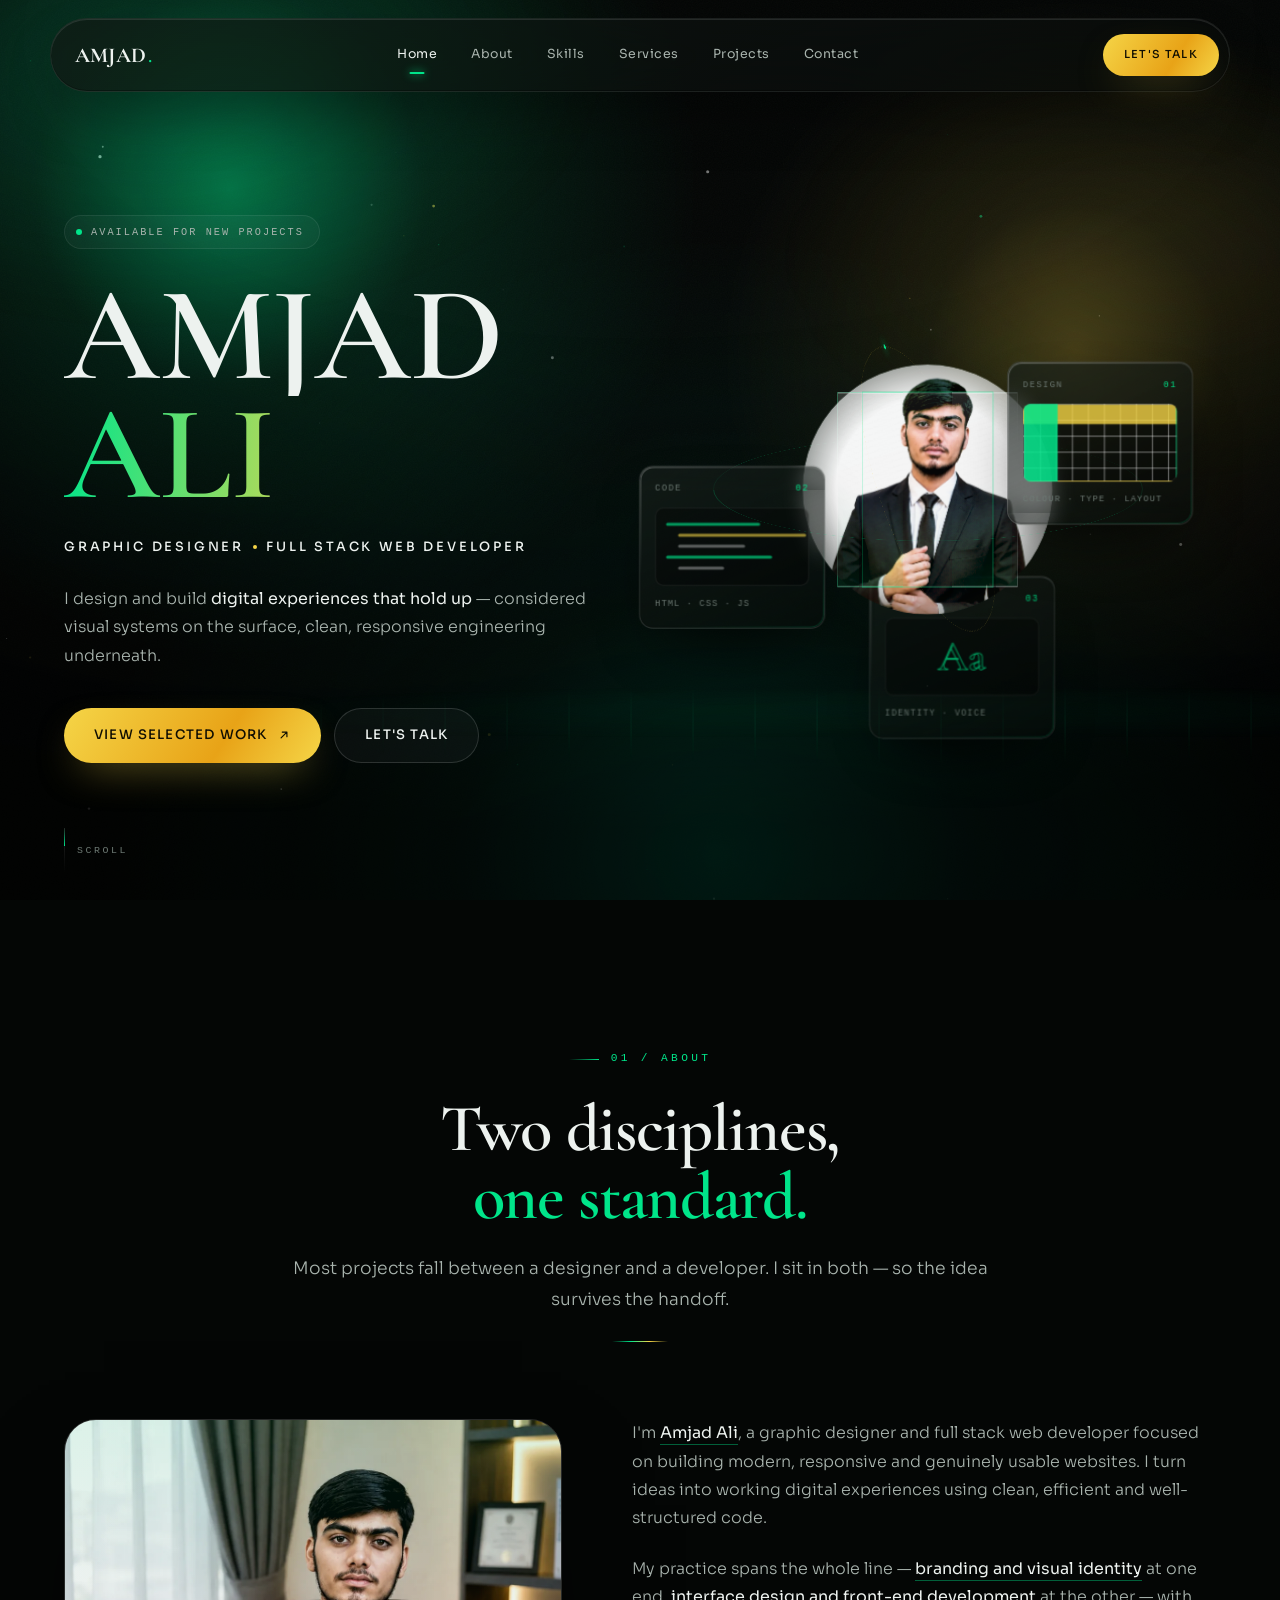
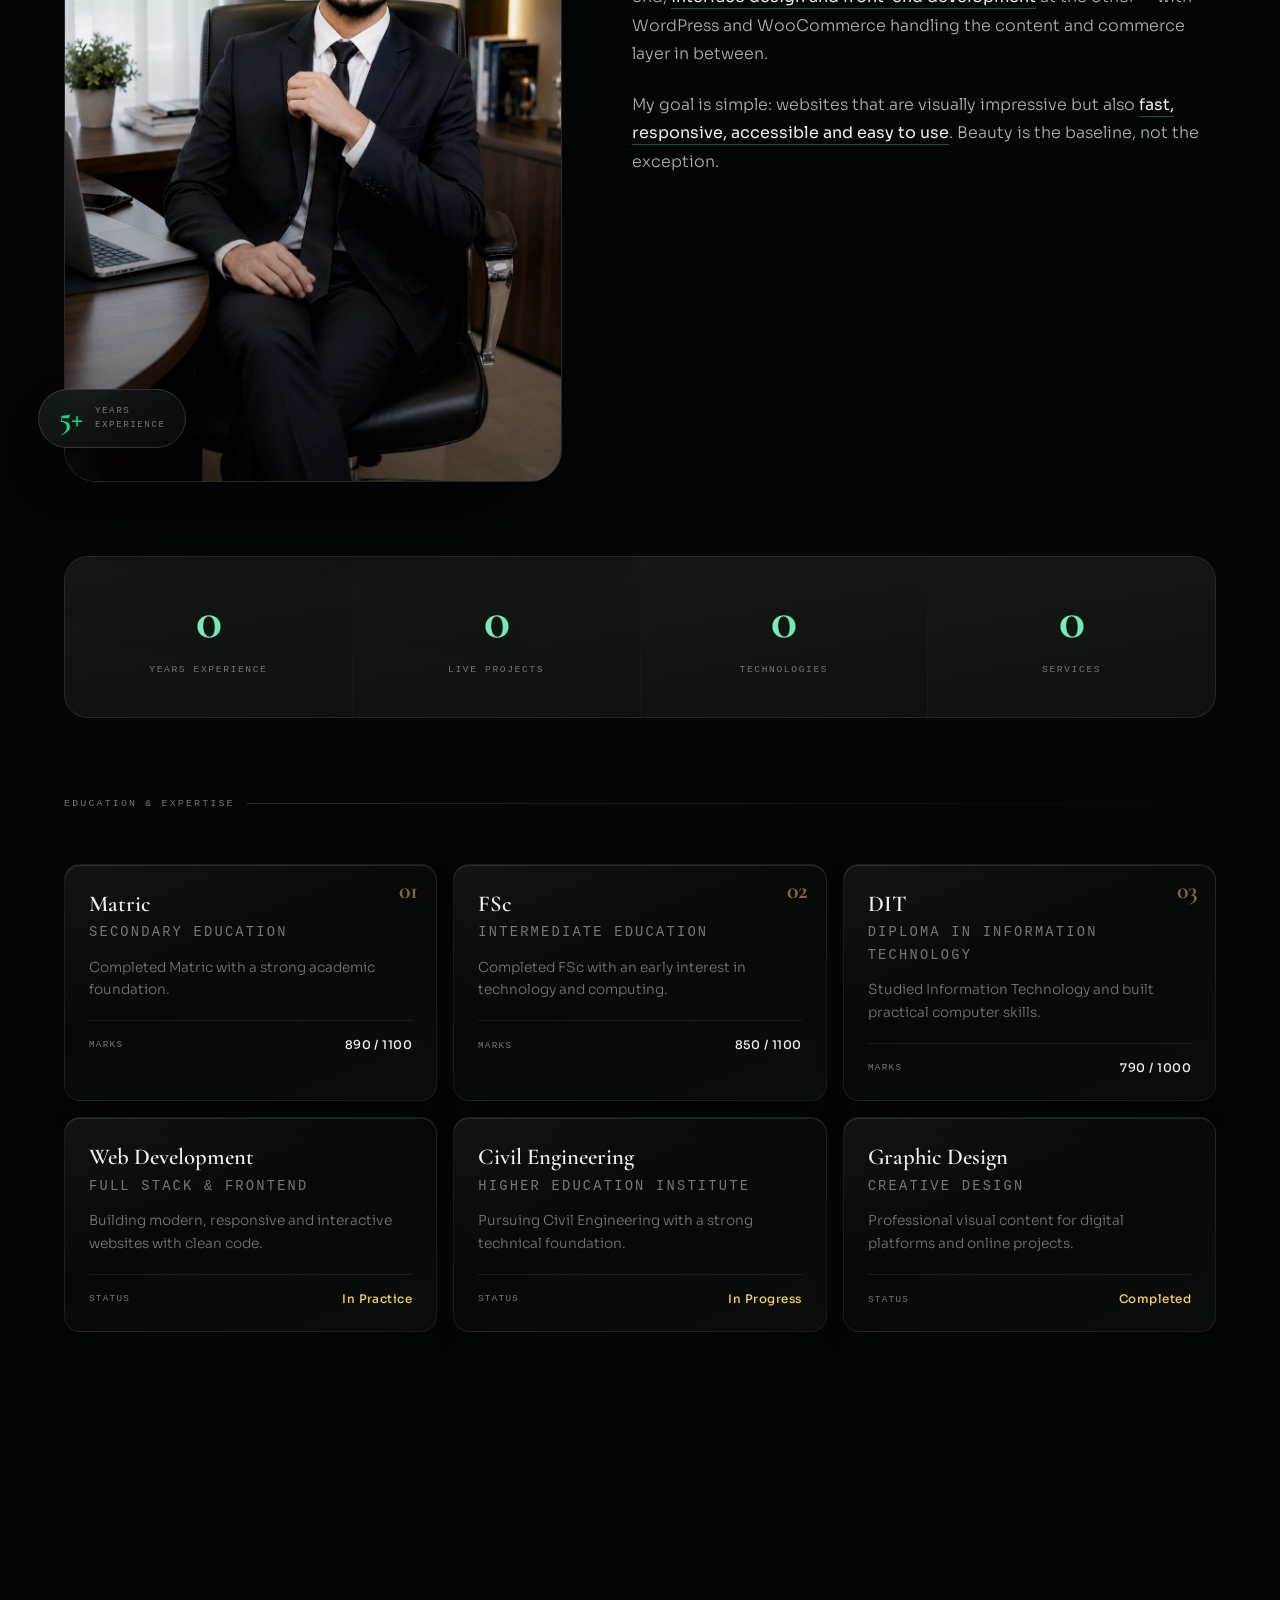
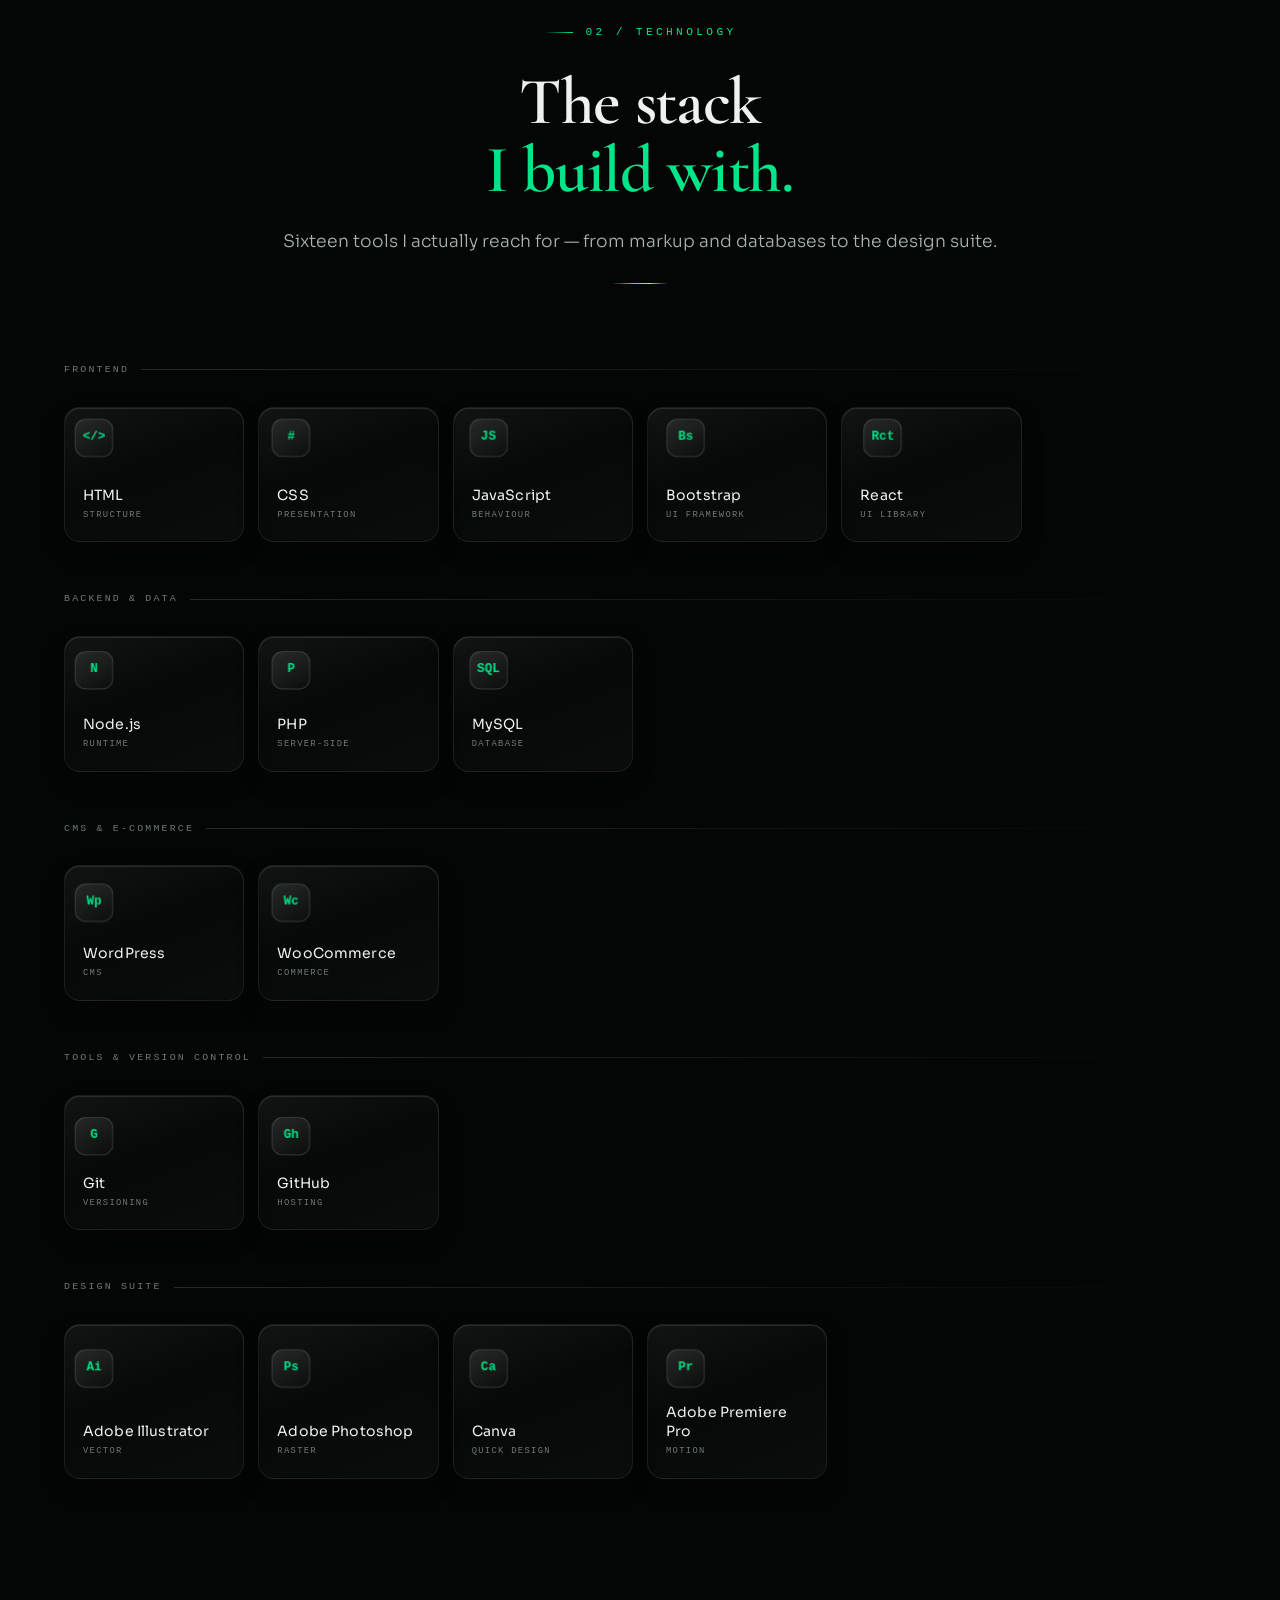
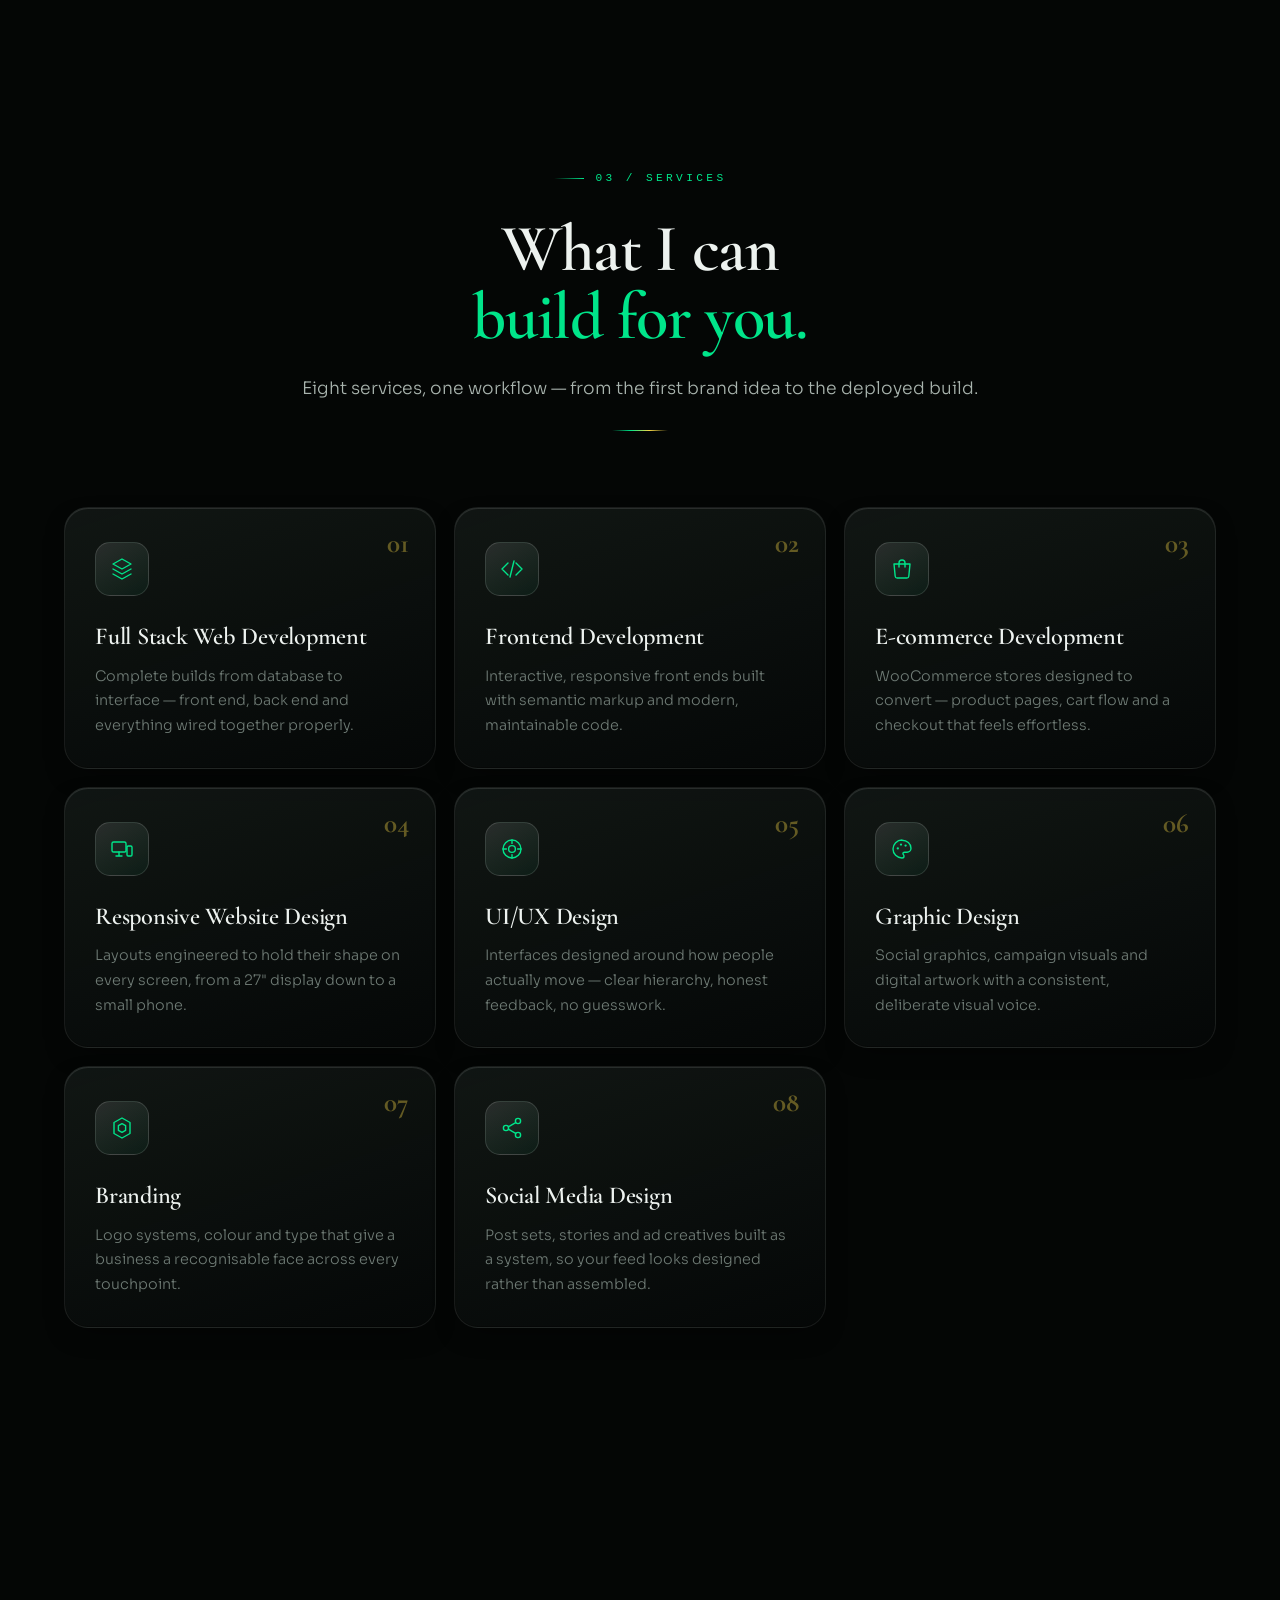
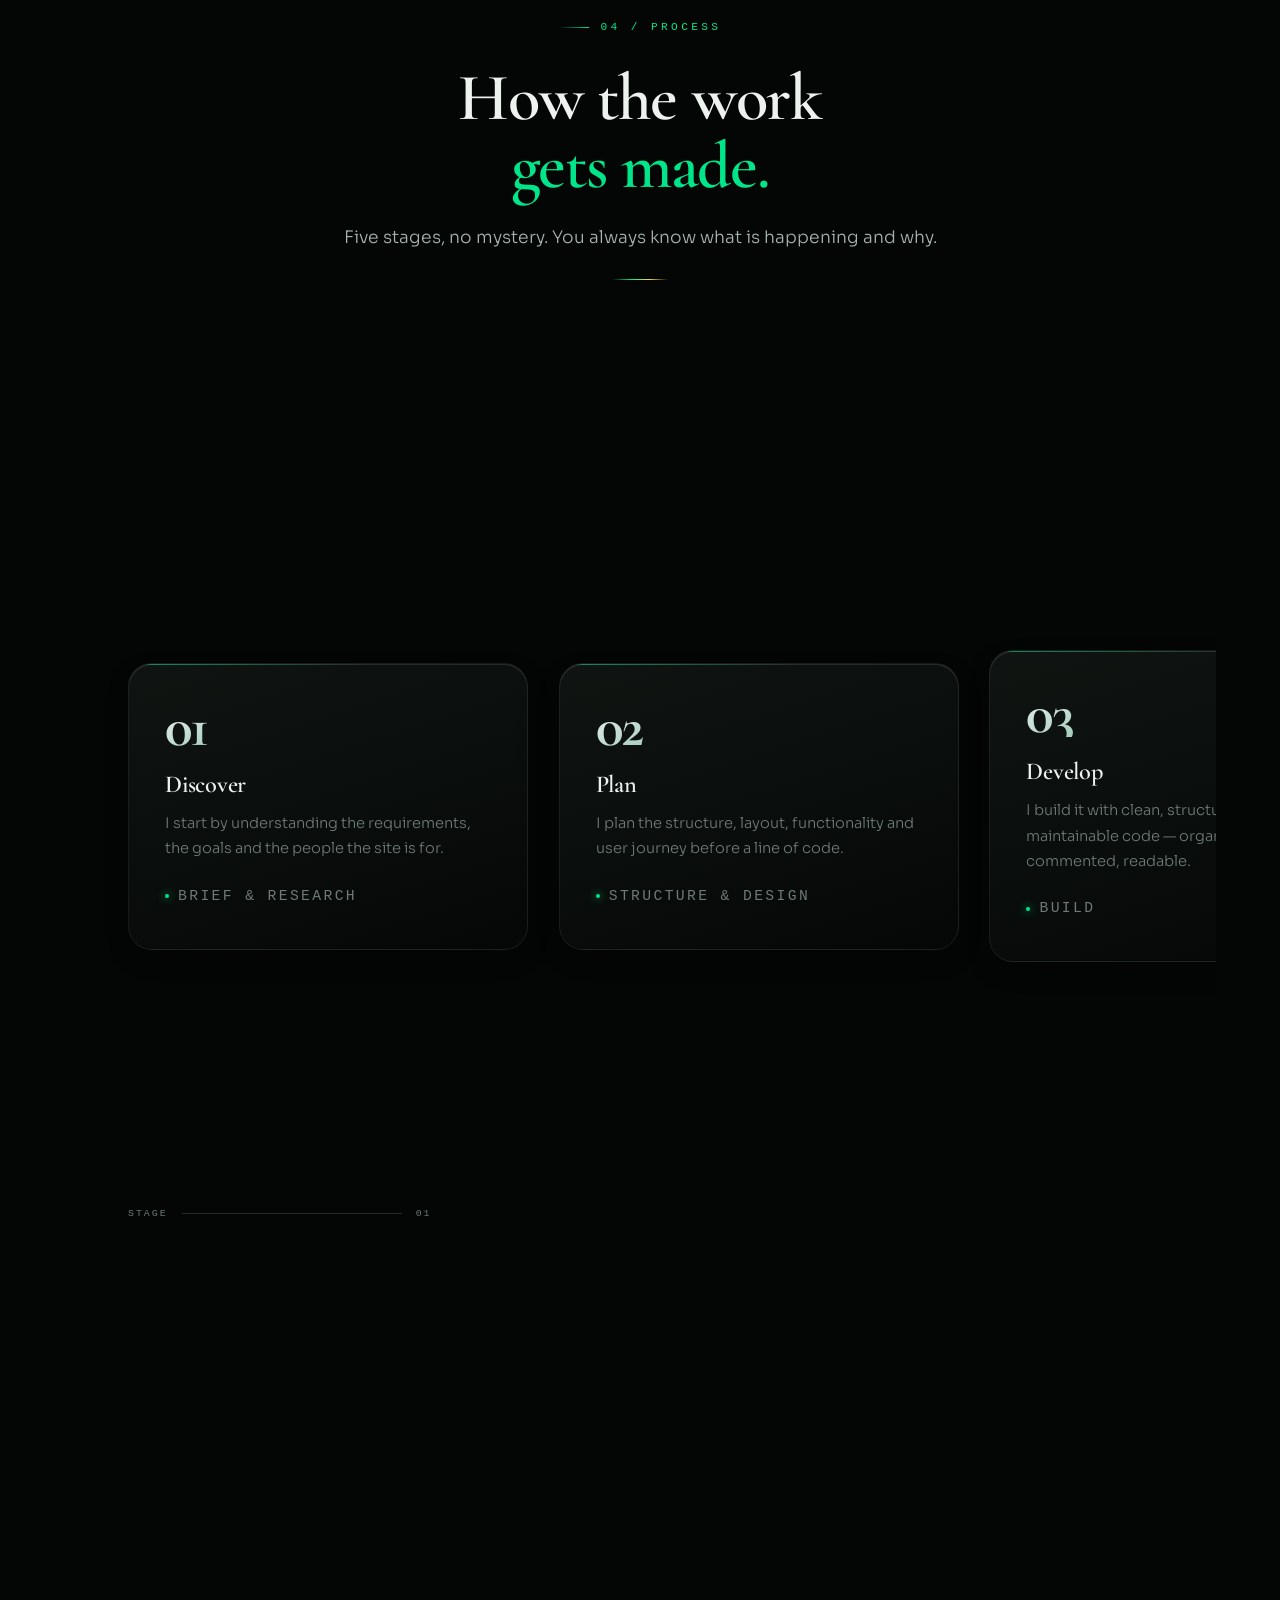
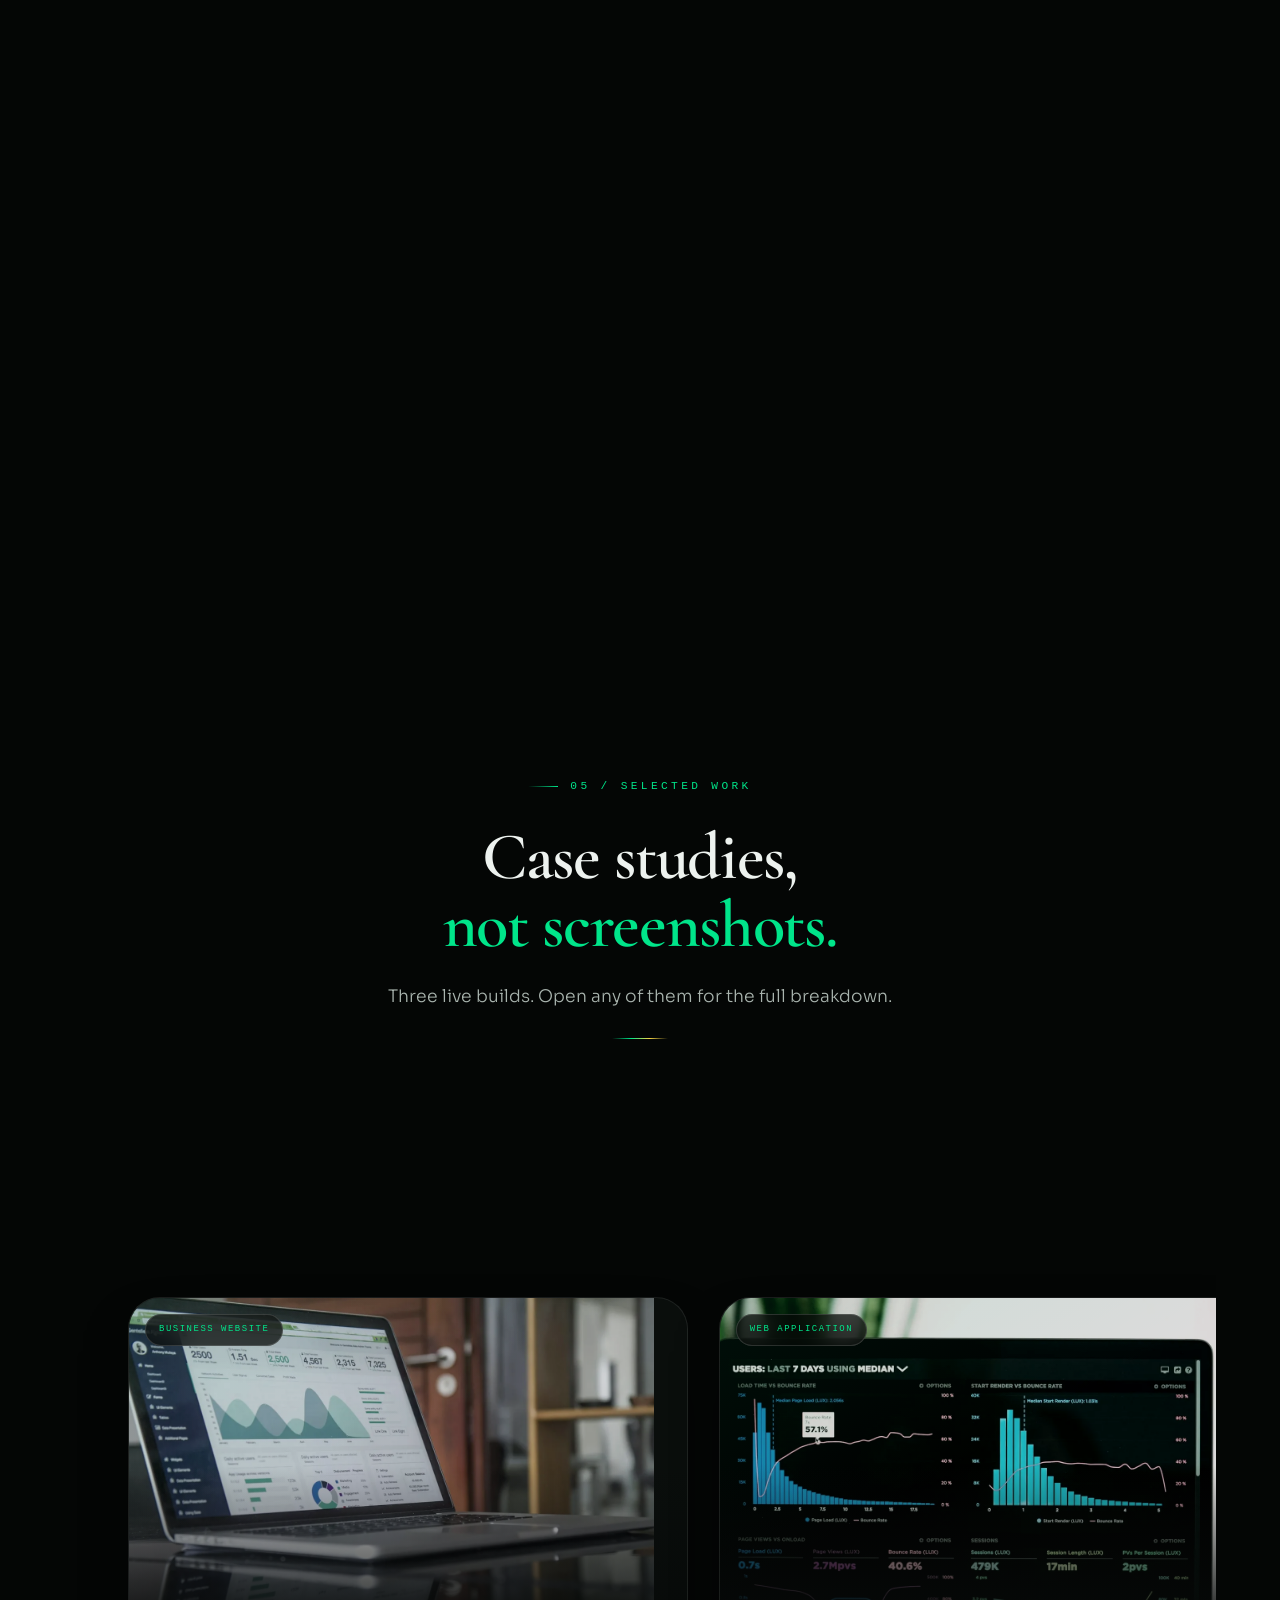
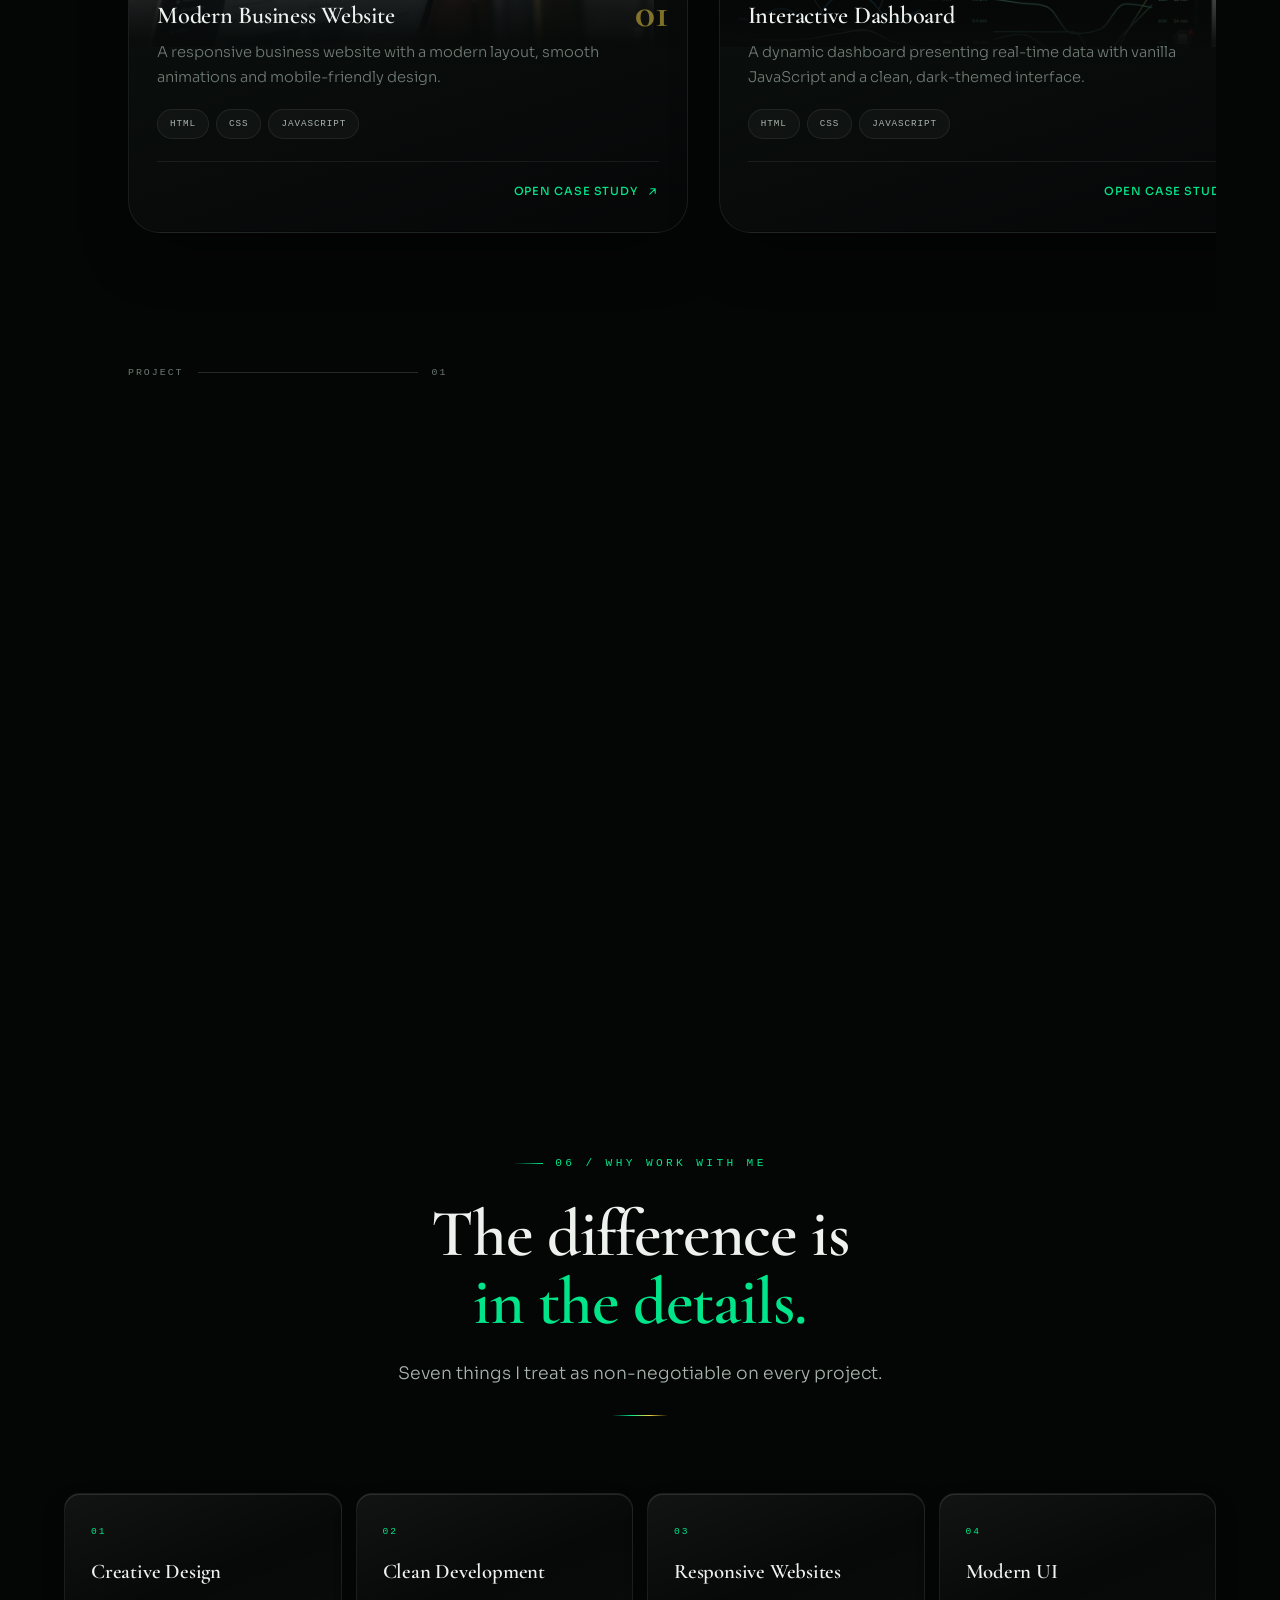
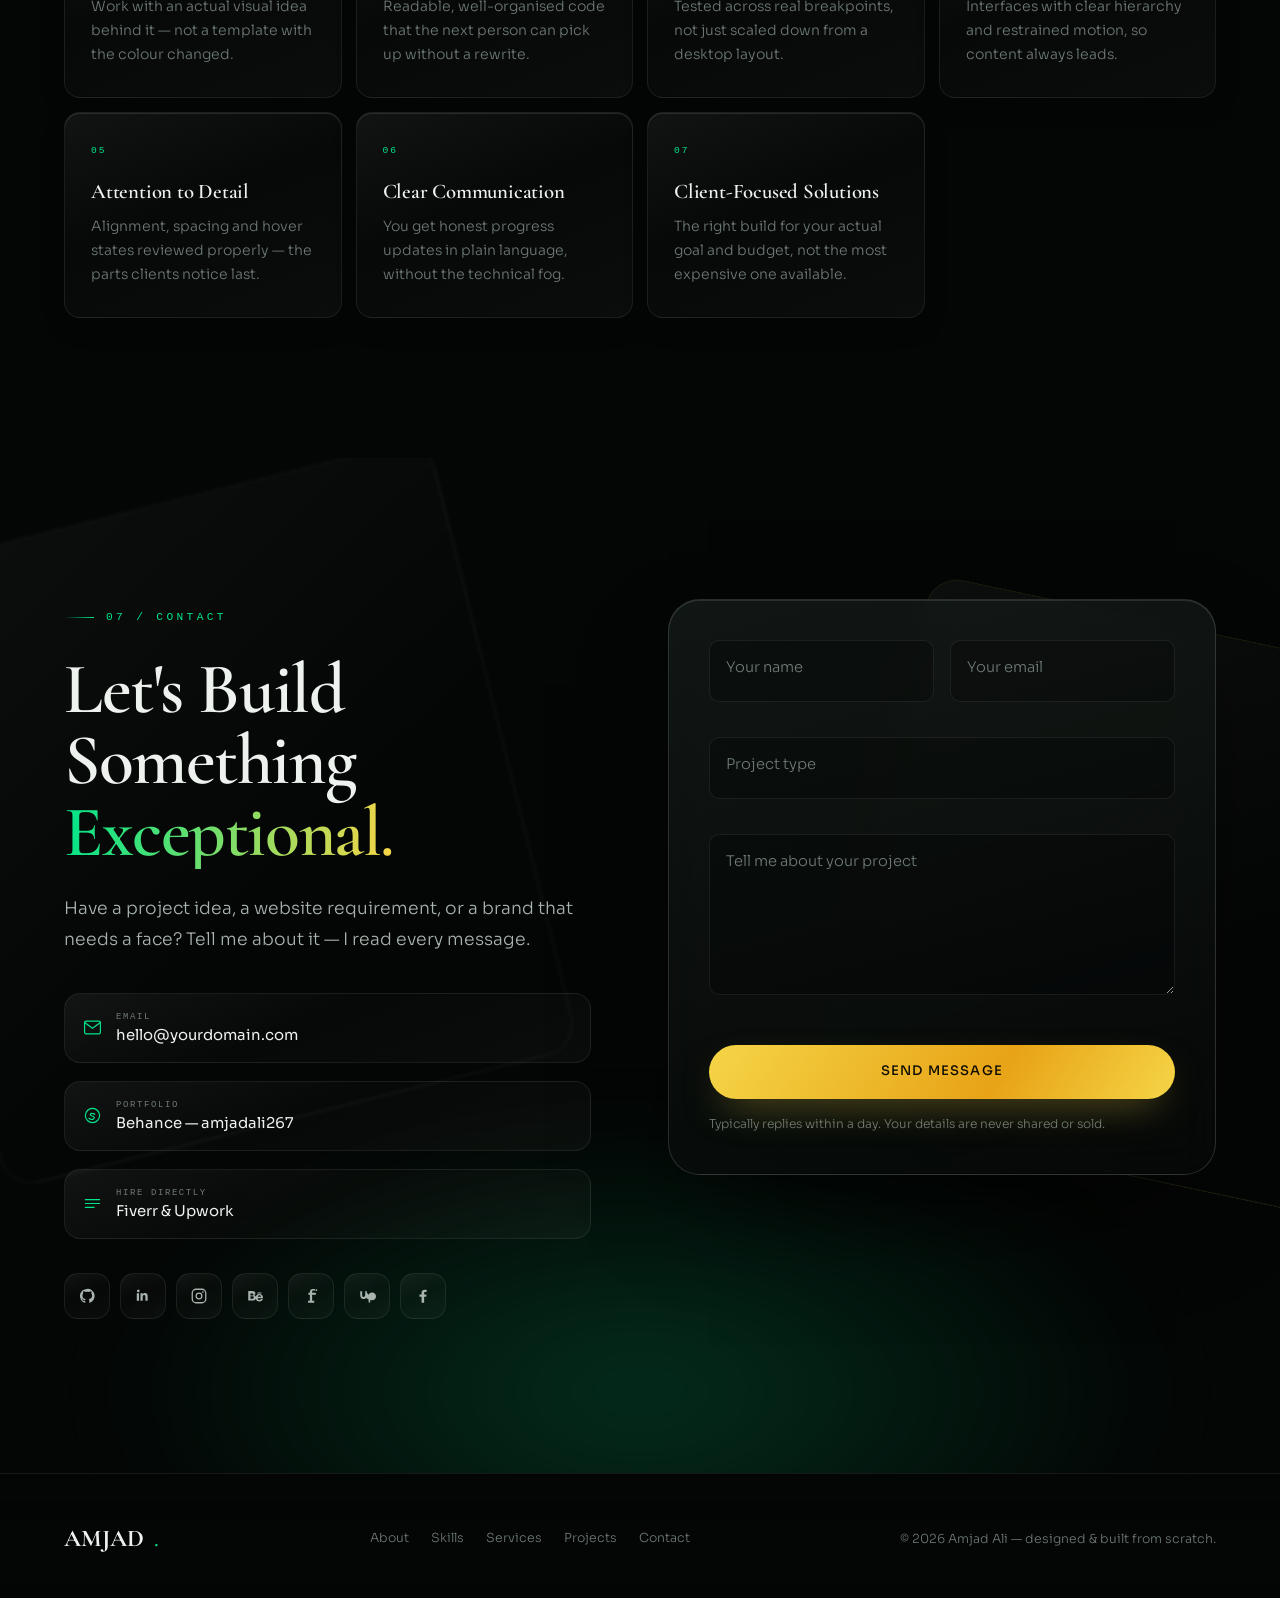
<file: index.html>
<!DOCTYPE html>
<html lang="en">

<head>
    <meta charset="UTF-8">
    <meta name="viewport" content="width=device-width, initial-scale=1, viewport-fit=cover">
    <meta name="color-scheme" content="dark">
    <meta name="theme-color" content="#040605">

    <title>Amjad Ali — Graphic Designer &amp; Full Stack Web Developer</title>
    <meta name="description"
        content="Amjad Ali is a graphic designer and full stack web developer with 5+ years of experience, building responsive websites, e-commerce, brand identity and digital experiences.">
    <meta name="author" content="Amjad Ali">

    <!-- TODO(launch): set the canonical + og:image/og:url to the real deployed
         domain. An incorrect canonical actively misdirects search engines, and
         most scrapers need og:image as an absolute URL. -->

    <meta property="og:type" content="website">
    <meta property="og:title" content="Amjad Ali — Graphic Designer &amp; Full Stack Web Developer">
    <meta property="og:description"
        content="Design and engineering in one workflow. Responsive websites, e-commerce, branding and digital experiences.">
    <meta property="og:image" content="assets/img/hero.webp">
    <meta name="twitter:card" content="summary_large_image">

    <link rel="icon" href="favicon.svg" type="image/svg+xml">

    <link rel="preconnect" href="https://fonts.googleapis.com">
    <link rel="preconnect" href="https://fonts.gstatic.com" crossorigin>
    <link rel="preload" as="image" href="assets/img/hero.webp" fetchpriority="high">
    <link
        href="https://fonts.googleapis.com/css2?family=Cormorant+Garamond:wght@600;700&family=Sora:wght@300;400;500&display=swap"
        rel="stylesheet">

    <link rel="stylesheet" href="style.css">
</head>

<body>

    <a class="skip-link" href="#main">Skip to content</a>

    <!-- ============================ ATMOSPHERE ============================ -->
    <div class="atmos" aria-hidden="true">
        <canvas id="bg-canvas"></canvas>
        <div class="atmos__dof"></div>
        <div class="atmos__grain"></div>
        <div class="atmos__vig"></div>
    </div>

    <!-- ============================ CURSOR ============================ -->
    <div class="cursor" id="cursor" aria-hidden="true">
        <div class="cursor__ring" id="cursorRing"><span class="cursor__label" id="cursorLabel">View</span></div>
        <div class="cursor__dot" id="cursorDot"></div>
    </div>

    <!-- ============================ NAVBAR ============================ -->
    <header class="nav" id="nav">
        <div class="nav__bar">
            <a href="#hero" class="nav__logo" aria-label="Amjad Ali — home">
                AMJAD<b>.</b>
            </a>

            <nav class="nav__links" id="navLinks" aria-label="Primary">
                <a href="#hero" class="nav__link is-active" data-cursor="link">Home</a>
                <a href="#about" class="nav__link" data-cursor="link">About</a>
                <a href="#skills" class="nav__link" data-cursor="link">Skills</a>
                <a href="#services" class="nav__link" data-cursor="link">Services</a>
                <a href="#projects" class="nav__link" data-cursor="link">Projects</a>
                <a href="#contact" class="nav__link" data-cursor="link">Contact</a>
            </nav>

            <a href="#contact" class="btn btn--gold btn--sm nav__cta" data-magnetic data-cursor="link">
                Let's Talk
            </a>

            <button class="nav__burger" id="burger" type="button" aria-label="Open menu" aria-expanded="false"
                aria-controls="drawer">
                <span></span><span></span><span></span>
            </button>
        </div>
    </header>

    <!-- Mobile drawer -->
    <div class="nav__drawer" id="drawer" aria-hidden="true">
        <a href="#hero" data-drawer-link><span>01</span>Home</a>
        <a href="#about" data-drawer-link><span>02</span>About</a>
        <a href="#skills" data-drawer-link><span>03</span>Skills</a>
        <a href="#services" data-drawer-link><span>04</span>Services</a>
        <a href="#projects" data-drawer-link><span>05</span>Projects</a>
        <a href="#contact" data-drawer-link><span>06</span>Contact</a>
    </div>

    <main class="shell" id="main">

        <!-- ============================ HERO ============================ -->
        <section id="hero" class="hero" data-mouse-scene>
            <div class="hero__grid">

                <div class="hero__copy">
                    <p class="hero__avail"><i></i>Available for new projects</p>

                    <h1>
                        <span class="line"><span>Amjad</span></span>
                        <span class="line"><span><em>Ali</em></span></span>
                    </h1>

                    <p class="hero__role">
                        Graphic Designer <i></i> Full Stack Web Developer
                    </p>

                    <p class="hero__bio">
                        I design and build <strong>digital experiences that hold up</strong> — considered visual
                        systems on the surface, clean, responsive engineering underneath.
                    </p>

                    <div class="hero__actions">
                        <a href="#projects" class="btn btn--gold" data-magnetic data-cursor="link">
                            View Selected Work
                            <svg width="14" height="14" viewBox="0 0 24 24" fill="none" stroke="currentColor"
                                stroke-width="2" aria-hidden="true">
                                <path d="M7 17 17 7M9 7h8v8" stroke-linecap="round" stroke-linejoin="round" />
                            </svg>
                        </a>
                        <a href="#contact" class="btn btn--ghost" data-magnetic data-cursor="link">Let's Talk</a>
                    </div>
                </div>

                <!-- Glass Atelier stage -->
                <div class="hero__stage" aria-hidden="true">
                    <div class="rig" id="rig">
                        <div class="shaft"></div>
                        <div class="floor"></div>

                        <div class="ring ring--1"></div>
                        <div class="ring ring--2"></div>

                        <div class="prism">
                            <span class="prism__face"></span>
                            <span class="prism__face"></span>
                            <span class="prism__face"></span>
                            <span class="prism__face"></span>
                            <span class="prism__face"></span>
                            <span class="prism__face"></span>
                            <span class="prism__cap prism__cap--top"></span>
                            <span class="prism__cap prism__cap--bot"></span>
                            <span class="prism__core">
                                <img src="assets/img/hero.webp" alt="" width="1086" height="1448" fetchpriority="high"
                                    decoding="async">
                            </span>
                        </div>

                        <div class="orbit orbit--a">
                            <div class="orbit__spin">
                                <div class="orbit__panel">
                                    <div class="op-head"><span>Design</span><b>01</b></div>
                                    <div class="op-art op-art--grid"></div>
                                    <div class="op-foot">Colour · Type · Layout</div>
                                </div>
                            </div>
                        </div>

                        <div class="orbit orbit--b">
                            <div class="orbit__spin">
                                <div class="orbit__panel">
                                    <div class="op-head"><span>Code</span><b>02</b></div>
                                    <div class="op-art op-art--code"><i></i><i></i><i></i><i></i><i></i></div>
                                    <div class="op-foot">HTML · CSS · JS</div>
                                </div>
                            </div>
                        </div>

                        <div class="orbit orbit--c">
                            <div class="orbit__spin">
                                <div class="orbit__panel">
                                    <div class="op-head"><span>Brand</span><b>03</b></div>
                                    <div class="op-art op-art--type"><b>Aa</b></div>
                                    <div class="op-foot">Identity · Voice</div>
                                </div>
                            </div>
                        </div>
                    </div>
                </div>

            </div>

            <div class="hero__scroll" aria-hidden="true">
                <i></i>
                Scroll
            </div>
        </section>

        <!-- ============================ ABOUT ============================ -->
        <section id="about" class="section">
            <div class="section__inner">
                <div class="section__head reveal">
                    <p class="eyebrow eyebrow--center">01 / About</p>
                    <h2>Two disciplines,<br><span class="accent-green">one standard.</span></h2>
                    <p class="lead">
                        Most projects fall between a designer and a developer. I sit in both — so the idea survives
                        the handoff.
                    </p>
                    <div class="rule"></div>
                </div>

                <div class="about__grid">
                    <div class="about__figure reveal reveal--left">
                        <figure class="portrait" data-tilt data-depth="5">
                            <img class="portrait__img" src="assets/img/about.webp" alt="Amjad Ali" width="1086"
                                height="1448" loading="lazy" decoding="async">
                        </figure>
                        <div class="chip">
                            <b>5+</b>
                            <small>Years<br>Experience</small>
                        </div>
                    </div>

                    <div class="about__body reveal reveal--right">
                        <p>
                            I'm <strong>Amjad Ali</strong>, a graphic designer and full stack web developer focused on
                            building modern, responsive and genuinely usable websites. I turn ideas into working
                            digital experiences using clean, efficient and well-structured code.
                        </p>
                        <p>
                            My practice spans the whole line — <strong>branding and visual identity</strong> at one end,
                            <strong>interface design and front-end development</strong> at the other — with WordPress
                            and WooCommerce handling the content and commerce layer in between.
                        </p>
                        <p>
                            My goal is simple: websites that are visually impressive but also <strong>fast,
                            responsive, accessible and easy to use</strong>. Beauty is the baseline, not the exception.
                        </p>
                    </div>
                </div>

                <!-- Verifiable figures only -->
                <div class="stats reveal" data-stats>
                    <div class="stat">
                        <span class="stat__num" data-count="5" data-suffix="+">0</span>
                        <span class="stat__label">Years Experience</span>
                    </div>
                    <div class="stat">
                        <span class="stat__num" data-count="3">0</span>
                        <span class="stat__label">Live Projects</span>
                    </div>
                    <div class="stat">
                        <span class="stat__num" data-count="16">0</span>
                        <span class="stat__label">Technologies</span>
                    </div>
                    <div class="stat">
                        <span class="stat__num" data-count="8">0</span>
                        <span class="stat__label">Services</span>
                    </div>
                </div>

                <p class="wall__group reveal" style="margin-top:clamp(50px,6vw,78px)">Education &amp; Expertise</p>

                <div class="creds">
                    <article class="cred reveal" style="--tz:26px;--ty:0px">
                        <span class="cred__no">01</span>
                        <h4>Matric</h4>
                        <p class="cred__sub">Secondary Education</p>
                        <p>Completed Matric with a strong academic foundation.</p>
                        <div class="cred__foot"><span>Marks</span><b>890 / 1100</b></div>
                    </article>

                    <article class="cred reveal" style="--tz:0px;--ty:-8px;--d:80ms">
                        <span class="cred__no">02</span>
                        <h4>FSc</h4>
                        <p class="cred__sub">Intermediate Education</p>
                        <p>Completed FSc with an early interest in technology and computing.</p>
                        <div class="cred__foot"><span>Marks</span><b>850 / 1100</b></div>
                    </article>

                    <article class="cred reveal" style="--tz:-24px;--ty:-4px;--d:160ms">
                        <span class="cred__no">03</span>
                        <h4>DIT</h4>
                        <p class="cred__sub">Diploma in Information Technology</p>
                        <p>Studied Information Technology and built practical computer skills.</p>
                        <div class="cred__foot"><span>Marks</span><b>790 / 1000</b></div>
                    </article>

                    <article class="cred reveal" style="--tz:22px;--ty:-10px">
                        <span class="cred__no">04</span>
                        <h4>Web Development</h4>
                        <p class="cred__sub">Full Stack &amp; Frontend</p>
                        <p>Building modern, responsive and interactive websites with clean code.</p>
                        <div class="cred__foot"><span>Status</span><b class="tag">In Practice</b></div>
                    </article>

                    <article class="cred reveal" style="--tz:0px;--ty:-18px;--d:80ms">
                        <span class="cred__no">05</span>
                        <h4>Civil Engineering</h4>
                        <p class="cred__sub">Higher Education Institute</p>
                        <p>Pursuing Civil Engineering with a strong technical foundation.</p>
                        <div class="cred__foot"><span>Status</span><b class="tag">In Progress</b></div>
                    </article>

                    <article class="cred reveal" style="--tz:-22px;--ty:-12px;--d:160ms">
                        <span class="cred__no">06</span>
                        <h4>Graphic Design</h4>
                        <p class="cred__sub">Creative Design</p>
                        <p>Professional visual content for digital platforms and online projects.</p>
                        <div class="cred__foot"><span>Status</span><b class="tag">Completed</b></div>
                    </article>
                </div>
            </div>
        </section>

        <!-- ============================ SKILLS ============================ -->
        <section id="skills" class="section">
            <div class="section__inner">
                <div class="section__head reveal">
                    <p class="eyebrow eyebrow--center">02 / Technology</p>
                    <h2>The stack<br><span class="accent-green">I build with.</span></h2>
                    <p class="lead">
                        Sixteen tools I actually reach for — from markup and databases to the design suite.
                    </p>
                    <div class="rule"></div>
                </div>

                <div class="wall">
                    <p class="wall__group reveal">Frontend</p>
                    <article class="tile reveal" style="--tz:22px;--tx:3px" data-tilt data-depth="9">
                        <span class="tile__mark">&lt;/&gt;</span>
                        <div><p class="tile__name">HTML</p>
                            <p class="tile__cat">Structure</p>
                        </div>
                    </article>
                    <article class="tile reveal" style="--tz:-18px;--tx:-4px;--d:60ms" data-tilt data-depth="9">
                        <span class="tile__mark">#</span>
                        <div><p class="tile__name">CSS</p>
                            <p class="tile__cat">Presentation</p>
                        </div>
                    </article>
                    <article class="tile reveal" style="--tz:12px;--tx:2px;--d:120ms" data-tilt data-depth="9">
                        <span class="tile__mark">JS</span>
                        <div><p class="tile__name">JavaScript</p>
                            <p class="tile__cat">Behaviour</p>
                        </div>
                    </article>
                    <article class="tile reveal" style="--tz:-10px;--tx:-3px;--d:180ms" data-tilt data-depth="9">
                        <span class="tile__mark">Bs</span>
                        <div><p class="tile__name">Bootstrap</p>
                            <p class="tile__cat">UI Framework</p>
                        </div>
                    </article>
                    <article class="tile reveal" style="--tz:26px;--tx:4px;--d:240ms" data-tilt data-depth="9">
                        <span class="tile__mark">Rct</span>
                        <div><p class="tile__name">React</p>
                            <p class="tile__cat">UI Library</p>
                        </div>
                    </article>

                    <p class="wall__group reveal">Backend &amp; Data</p>
                    <article class="tile reveal" style="--tz:14px;--tx:-3px" data-tilt data-depth="9">
                        <span class="tile__mark">N</span>
                        <div><p class="tile__name">Node.js</p>
                            <p class="tile__cat">Runtime</p>
                        </div>
                    </article>
                    <article class="tile reveal" style="--tz:-22px;--tx:4px;--d:60ms" data-tilt data-depth="9">
                        <span class="tile__mark">P</span>
                        <div><p class="tile__name">PHP</p>
                            <p class="tile__cat">Server-side</p>
                        </div>
                    </article>
                    <article class="tile reveal" style="--tz:8px;--tx:-2px;--d:120ms" data-tilt data-depth="9">
                        <span class="tile__mark">SQL</span>
                        <div><p class="tile__name">MySQL</p>
                            <p class="tile__cat">Database</p>
                        </div>
                    </article>

                    <p class="wall__group reveal">CMS &amp; E-commerce</p>
                    <article class="tile reveal" style="--tz:-12px;--tx:3px" data-tilt data-depth="9">
                        <span class="tile__mark">Wp</span>
                        <div><p class="tile__name">WordPress</p>
                            <p class="tile__cat">CMS</p>
                        </div>
                    </article>
                    <article class="tile reveal" style="--tz:20px;--tx:-4px;--d:60ms" data-tilt data-depth="9">
                        <span class="tile__mark">Wc</span>
                        <div><p class="tile__name">WooCommerce</p>
                            <p class="tile__cat">Commerce</p>
                        </div>
                    </article>

                    <p class="wall__group reveal">Tools &amp; Version Control</p>
                    <article class="tile reveal" style="--tz:18px;--tx:-2px" data-tilt data-depth="9">
                        <span class="tile__mark">G</span>
                        <div><p class="tile__name">Git</p>
                            <p class="tile__cat">Versioning</p>
                        </div>
                    </article>
                    <article class="tile reveal" style="--tz:-16px;--tx:3px;--d:60ms" data-tilt data-depth="9">
                        <span class="tile__mark">Gh</span>
                        <div><p class="tile__name">GitHub</p>
                            <p class="tile__cat">Hosting</p>
                        </div>
                    </article>

                    <p class="wall__group reveal">Design Suite</p>
                    <article class="tile reveal" style="--tz:24px;--tx:3px" data-tilt data-depth="9">
                        <span class="tile__mark">Ai</span>
                        <div><p class="tile__name">Adobe Illustrator</p>
                            <p class="tile__cat">Vector</p>
                        </div>
                    </article>
                    <article class="tile reveal" style="--tz:-14px;--tx:-3px;--d:60ms" data-tilt data-depth="9">
                        <span class="tile__mark">Ps</span>
                        <div><p class="tile__name">Adobe Photoshop</p>
                            <p class="tile__cat">Raster</p>
                        </div>
                    </article>
                    <article class="tile reveal" style="--tz:10px;--tx:2px;--d:120ms" data-tilt data-depth="9">
                        <span class="tile__mark">Ca</span>
                        <div><p class="tile__name">Canva</p>
                            <p class="tile__cat">Quick Design</p>
                        </div>
                    </article>
                    <article class="tile reveal" style="--tz:-20px;--tx:-4px;--d:180ms" data-tilt data-depth="9">
                        <span class="tile__mark">Pr</span>
                        <div><p class="tile__name">Adobe Premiere Pro</p>
                            <p class="tile__cat">Motion</p>
                        </div>
                    </article>
                </div>
            </div>
        </section>

        <!-- ============================ SERVICES ============================ -->
        <section id="services" class="section">
            <div class="section__inner">
                <div class="section__head reveal">
                    <p class="eyebrow eyebrow--center">03 / Services</p>
                    <h2>What I can<br><span class="accent-green">build for you.</span></h2>
                    <p class="lead">Eight services, one workflow — from the first brand idea to the deployed build.
                    </p>
                    <div class="rule"></div>
                </div>

                <div class="services">
                    <article class="svc reveal" data-tilt>
                        <span class="svc__no">01</span>
                        <div class="svc__icon">
                            <svg viewBox="0 0 24 24" fill="none" stroke="currentColor" stroke-linecap="round"
                                stroke-linejoin="round" aria-hidden="true">
                                <path d="m12 2 9 5-9 5-9-5 9-5Z" />
                                <path d="m3 12 9 5 9-5M3 17l9 5 9-5" />
                            </svg>
                        </div>
                        <h3>Full Stack Web Development</h3>
                        <p>Complete builds from database to interface — front end, back end and everything wired
                            together properly.</p>
                    </article>

                    <article class="svc reveal" data-tilt style="--d:70ms">
                        <span class="svc__no">02</span>
                        <div class="svc__icon">
                            <svg viewBox="0 0 24 24" fill="none" stroke="currentColor" stroke-linecap="round"
                                stroke-linejoin="round" aria-hidden="true">
                                <path d="m8 6-6 6 6 6M16 6l6 6-6 6M14 4l-4 16" />
                            </svg>
                        </div>
                        <h3>Frontend Development</h3>
                        <p>Interactive, responsive front ends built with semantic markup and modern, maintainable
                            code.</p>
                    </article>

                    <article class="svc reveal" data-tilt style="--d:140ms">
                        <span class="svc__no">03</span>
                        <div class="svc__icon">
                            <svg viewBox="0 0 24 24" fill="none" stroke="currentColor" stroke-linecap="round"
                                stroke-linejoin="round" aria-hidden="true">
                                <path d="M4 7h16l-1.2 12.2a2 2 0 0 1-2 1.8H7.2a2 2 0 0 1-2-1.8L4 7Z" />
                                <path d="M9 10V6a3 3 0 0 1 6 0v4" />
                            </svg>
                        </div>
                        <h3>E-commerce Development</h3>
                        <p>WooCommerce stores designed to convert — product pages, cart flow and a checkout that
                            feels effortless.</p>
                    </article>

                    <article class="svc reveal" data-tilt style="--d:210ms">
                        <span class="svc__no">04</span>
                        <div class="svc__icon">
                            <svg viewBox="0 0 24 24" fill="none" stroke="currentColor" stroke-linecap="round"
                                stroke-linejoin="round" aria-hidden="true">
                                <rect x="2" y="5" width="14" height="10" rx="1.6" />
                                <path d="M6 19h6M9 15v4" />
                                <rect x="17" y="9" width="5" height="10" rx="1.2" />
                            </svg>
                        </div>
                        <h3>Responsive Website Design</h3>
                        <p>Layouts engineered to hold their shape on every screen, from a 27" display down to a
                            small phone.</p>
                    </article>

                    <article class="svc reveal" data-tilt>
                        <span class="svc__no">05</span>
                        <div class="svc__icon">
                            <svg viewBox="0 0 24 24" fill="none" stroke="currentColor" stroke-linecap="round"
                                stroke-linejoin="round" aria-hidden="true">
                                <circle cx="12" cy="12" r="9" />
                                <circle cx="12" cy="12" r="3.4" />
                                <path d="M12 3v3.4M12 17.6V21M21 12h-3.4M6.4 12H3" />
                            </svg>
                        </div>
                        <h3>UI/UX Design</h3>
                        <p>Interfaces designed around how people actually move — clear hierarchy, honest feedback,
                            no guesswork.</p>
                    </article>

                    <article class="svc reveal" data-tilt style="--d:70ms">
                        <span class="svc__no">06</span>
                        <div class="svc__icon">
                            <svg viewBox="0 0 24 24" fill="none" stroke="currentColor" stroke-linecap="round"
                                stroke-linejoin="round" aria-hidden="true">
                                <path d="M12 3a9 9 0 1 0 0 18c1.4 0 2-.9 2-1.8 0-1.3-1.1-1.7-1.1-2.7 0-.8.7-1.3 1.7-1.3H17a4 4 0 0 0 4-4c0-4.4-4-8-9-8Z" />
                                <circle cx="7.8" cy="11.4" r="1.15" fill="currentColor" stroke="none" />
                                <circle cx="11" cy="7.6" r="1.15" fill="currentColor" stroke="none" />
                                <circle cx="15.6" cy="8.6" r="1.15" fill="currentColor" stroke="none" />
                            </svg>
                        </div>
                        <h3>Graphic Design</h3>
                        <p>Social graphics, campaign visuals and digital artwork with a consistent, deliberate
                            visual voice.</p>
                    </article>

                    <article class="svc reveal" data-tilt style="--d:140ms">
                        <span class="svc__no">07</span>
                        <div class="svc__icon">
                            <svg viewBox="0 0 24 24" fill="none" stroke="currentColor" stroke-linecap="round"
                                stroke-linejoin="round" aria-hidden="true">
                                <path d="m12 2 8 4.5v11L12 22l-8-4.5v-11L12 2Z" />
                                <path d="m12 7.6 3.6 2v4.8L12 16.4 8.4 14.4V9.6L12 7.6Z" />
                            </svg>
                        </div>
                        <h3>Branding</h3>
                        <p>Logo systems, colour and type that give a business a recognisable face across every
                            touchpoint.</p>
                    </article>

                    <article class="svc reveal" data-tilt style="--d:210ms">
                        <span class="svc__no">08</span>
                        <div class="svc__icon">
                            <svg viewBox="0 0 24 24" fill="none" stroke="currentColor" stroke-linecap="round"
                                stroke-linejoin="round" aria-hidden="true">
                                <circle cx="18" cy="5" r="2.6" />
                                <circle cx="6" cy="12" r="2.6" />
                                <circle cx="18" cy="19" r="2.6" />
                                <path d="m8.3 10.8 7.4-4.2M8.3 13.2l7.4 4.2" />
                            </svg>
                        </div>
                        <h3>Social Media Design</h3>
                        <p>Post sets, stories and ad creatives built as a system, so your feed looks designed
                            rather than assembled.</p>
                    </article>
                </div>
            </div>
        </section>

        <!-- ============================ PROCESS ============================ -->
        <section id="process" class="section pinsec" data-pin>
            <div class="section__inner">
                <div class="section__head reveal">
                    <p class="eyebrow eyebrow--center">04 / Process</p>
                    <h2>How the work<br><span class="accent-green">gets made.</span></h2>
                    <p class="lead">Five stages, no mystery. You always know what is happening and why.</p>
                    <div class="rule"></div>
                </div>
            </div>

            <div class="pin__sticky">
                <div class="pin__track" data-cursor="drag">
                    <article class="step">
                        <span class="step__no">01</span>
                        <h3>Discover</h3>
                        <p>I start by understanding the requirements, the goals and the people the site is for.</p>
                        <p class="step__meta"><i></i>Brief &amp; Research</p>
                    </article>
                    <article class="step">
                        <span class="step__no">02</span>
                        <h3>Plan</h3>
                        <p>I plan the structure, layout, functionality and user journey before a line of code.</p>
                        <p class="step__meta"><i></i>Structure &amp; Design</p>
                    </article>
                    <article class="step">
                        <span class="step__no">03</span>
                        <h3>Develop</h3>
                        <p>I build it with clean, structured and maintainable code — organised, commented, readable.</p>
                        <p class="step__meta"><i></i>Build</p>
                    </article>
                    <article class="step">
                        <span class="step__no">04</span>
                        <h3>Test</h3>
                        <p>I test responsiveness, functionality, performance and cross-browser behaviour.</p>
                        <p class="step__meta"><i></i>QA &amp; Refine</p>
                    </article>
                    <article class="step">
                        <span class="step__no">05</span>
                        <h3>Launch</h3>
                        <p>I optimise the final build and get it live, then hand it over ready to grow.</p>
                        <p class="step__meta"><i></i>Deploy &amp; Handover</p>
                    </article>
                </div>
                <div class="pin__hud" aria-hidden="true">
                    <span class="pin__hud-label">Stage</span>
                    <span class="pin__hud-bar"><i data-hud-bar></i></span>
                    <span data-hud-num>01</span>
                </div>
            </div>
        </section>

        <!-- ============================ PROJECTS ============================ -->
        <section id="projects" class="section pinsec" data-pin>
            <div class="section__inner">
                <div class="section__head reveal">
                    <p class="eyebrow eyebrow--center">05 / Selected Work</p>
                    <h2>Case studies,<br><span class="accent-green">not screenshots.</span></h2>
                    <p class="lead">Three live builds. Open any of them for the full breakdown.</p>
                    <div class="rule"></div>
                </div>
            </div>

            <div class="pin__sticky">
                <div class="pin__track cases">
                    <article class="case" data-case data-cursor="view" data-title="Modern Business Website"
                        data-cat="Business Website" data-year="2025"
                        data-desc="A responsive business website built with HTML, CSS and JavaScript, featuring a modern layout, smooth animations and a mobile-friendly design that works cleanly across every screen size."
                        data-tech="HTML, CSS, JavaScript, Responsive Design"
                        data-img="assets/img/projects/business-dashboard.webp" data-imgw="1400" data-imgh="998"
                        data-live="https://bussines-dashboard-topaz.vercel.app/"
                        data-repo="https://github.com/amjadali03469016338-ops/Bussines-Dashboard">
                        <div class="case__shot">
                            <span class="case__tag">Business Website</span>
                            <img src="assets/img/projects/business-dashboard.webp"
                                alt="Modern Business Website project interface" width="1400" height="998"
                                loading="lazy" decoding="async">
                            <span class="case__no">01</span>
                        </div>
                        <div class="case__body">
                            <h3>Modern Business Website</h3>
                            <p>A responsive business website with a modern layout, smooth animations and
                                mobile-friendly design.</p>
                            <div class="chips">
                                <span class="chip-s">HTML</span><span class="chip-s">CSS</span>
                                <span class="chip-s">JavaScript</span>
                            </div>
                            <div class="case__foot">
                                <span class="tlink" aria-hidden="true">Open case study
                                    <svg width="13" height="13" viewBox="0 0 24 24" fill="none" stroke="currentColor"
                                        stroke-width="2">
                                        <path d="M7 17 17 7M9 7h8v8" stroke-linecap="round" stroke-linejoin="round" />
                                    </svg>
                                </span>
                            </div>
                        </div>
                    </article>

                    <article class="case" data-case data-cursor="view" data-title="Interactive Dashboard"
                        data-cat="Web Application" data-year="2025"
                        data-desc="A dynamic web dashboard displaying real-time data, built with vanilla JavaScript and a clean, dark-themed UI. Focused on readable data presentation and smooth, meaningful interaction."
                        data-tech="HTML, CSS, JavaScript, Data Visualisation"
                        data-img="assets/img/projects/interactive-dashboard.webp" data-imgw="1400" data-imgh="934"
                        data-live="https://interactive-dashboard-ecru.vercel.app/"
                        data-repo="https://github.com/amjadali03469016338-ops/Interactive-Dashboard">
                        <div class="case__shot">
                            <span class="case__tag">Web Application</span>
                            <img src="assets/img/projects/interactive-dashboard.webp"
                                alt="Interactive Dashboard project interface" width="1400" height="934"
                                loading="lazy" decoding="async">
                            <span class="case__no">02</span>
                        </div>
                        <div class="case__body">
                            <h3>Interactive Dashboard</h3>
                            <p>A dynamic dashboard presenting real-time data with vanilla JavaScript and a clean,
                                dark-themed interface.</p>
                            <div class="chips">
                                <span class="chip-s">HTML</span><span class="chip-s">CSS</span>
                                <span class="chip-s">JavaScript</span>
                            </div>
                            <div class="case__foot">
                                <span class="tlink" aria-hidden="true">Open case study
                                    <svg width="13" height="13" viewBox="0 0 24 24" fill="none" stroke="currentColor"
                                        stroke-width="2">
                                        <path d="M7 17 17 7M9 7h8v8" stroke-linecap="round" stroke-linejoin="round" />
                                    </svg>
                                </span>
                            </div>
                        </div>
                    </article>

                    <article class="case" data-case data-cursor="view" data-title="Modern Mobile Store"
                        data-cat="E-commerce" data-year="2025"
                        data-desc="A modern responsive mobile e-commerce website designed for browsing smartphones, exploring products and creating a smooth online shopping experience, with an account and login flow."
                        data-tech="HTML, CSS, JavaScript, E-commerce"
                        data-img="assets/img/projects/mobile-store.webp" data-imgw="467" data-imgh="509"
                        data-live="https://mobile-store-iota-ten.vercel.app/login.html" data-repo="">
                        <div class="case__shot">
                            <span class="case__tag">E-commerce</span>
                            <img src="assets/img/projects/mobile-store.webp"
                                alt="Modern Mobile Store e-commerce project" width="467" height="509"
                                loading="lazy" decoding="async">
                            <span class="case__no">03</span>
                        </div>
                        <div class="case__body">
                            <h3>Modern Mobile Store</h3>
                            <p>A responsive mobile e-commerce experience for browsing smartphones and shopping
                                smoothly online.</p>
                            <div class="chips">
                                <span class="chip-s">HTML</span><span class="chip-s">CSS</span>
                                <span class="chip-s">JavaScript</span>
                            </div>
                            <div class="case__foot">
                                <span class="tlink" aria-hidden="true">Open case study
                                    <svg width="13" height="13" viewBox="0 0 24 24" fill="none" stroke="currentColor"
                                        stroke-width="2">
                                        <path d="M7 17 17 7M9 7h8v8" stroke-linecap="round" stroke-linejoin="round" />
                                    </svg>
                                </span>
                            </div>
                        </div>
                    </article>
                </div>
                <div class="pin__hud" aria-hidden="true">
                    <span class="pin__hud-label">Project</span>
                    <span class="pin__hud-bar"><i data-hud-bar></i></span>
                    <span data-hud-num>01</span>
                </div>
            </div>
        </section>

        <!-- ============================ WHY ============================ -->
        <section id="why" class="section">
            <div class="section__inner">
                <div class="section__head reveal">
                    <p class="eyebrow eyebrow--center">06 / Why Work With Me</p>
                    <h2>The difference is<br><span class="accent-green">in the details.</span></h2>
                    <p class="lead">Seven things I treat as non-negotiable on every project.</p>
                    <div class="rule"></div>
                </div>

                <div class="why">
                    <article class="why__card reveal">
                        <span class="why__no">01</span>
                        <h3>Creative Design</h3>
                        <p>Work with an actual visual idea behind it — not a template with the colour changed.</p>
                    </article>
                    <article class="why__card reveal" style="--d:60ms">
                        <span class="why__no">02</span>
                        <h3>Clean Development</h3>
                        <p>Readable, well-organised code that the next person can pick up without a rewrite.</p>
                    </article>
                    <article class="why__card reveal" style="--d:120ms">
                        <span class="why__no">03</span>
                        <h3>Responsive Websites</h3>
                        <p>Tested across real breakpoints, not just scaled down from a desktop layout.</p>
                    </article>
                    <article class="why__card reveal" style="--d:180ms">
                        <span class="why__no">04</span>
                        <h3>Modern UI</h3>
                        <p>Interfaces with clear hierarchy and restrained motion, so content always leads.</p>
                    </article>
                    <article class="why__card reveal" style="--d:240ms">
                        <span class="why__no">05</span>
                        <h3>Attention to Detail</h3>
                        <p>Alignment, spacing and hover states reviewed properly — the parts clients notice last.</p>
                    </article>
                    <article class="why__card reveal" style="--d:300ms">
                        <span class="why__no">06</span>
                        <h3>Clear Communication</h3>
                        <p>You get honest progress updates in plain language, without the technical fog.</p>
                    </article>
                    <article class="why__card reveal" style="--d:360ms">
                        <span class="why__no">07</span>
                        <h3>Client-Focused Solutions</h3>
                        <p>The right build for your actual goal and budget, not the most expensive one available.</p>
                    </article>
                </div>
            </div>
        </section>

        <!-- ============================ CONTACT ============================ -->
        <section id="contact" class="section contact" data-mouse-scene>
            <div class="contact__planes" aria-hidden="true">
                <div class="contact__plane"></div>
                <div class="contact__plane"></div>
                <div class="contact__glow"></div>
            </div>

            <div class="section__inner contact__grid">
                <div class="reveal reveal--left">
                    <p class="eyebrow">07 / Contact</p>
                    <h2>Let's Build Something <em>Exceptional.</em></h2>
                    <p class="lead">
                        Have a project idea, a website requirement, or a brand that needs a face? Tell me about it —
                        I read every message.
                    </p>

                    <div class="contact__aside">
                        <!-- REPLACE: your real contact email (this is the single source of truth) -->
                        <a class="contact__row" href="mailto:hello@yourdomain.com" data-cursor="link">
                            <svg viewBox="0 0 24 24" fill="none" stroke="currentColor" stroke-linecap="round"
                                stroke-linejoin="round" aria-hidden="true">
                                <rect x="2" y="4" width="20" height="16" rx="2" />
                                <path d="m2.5 6 9.5 7 9.5-7" />
                            </svg>
                            <span>
                                <small>Email</small>
                                <b>hello@yourdomain.com</b>
                            </span>
                        </a>

                        <a class="contact__row" href="https://www.behance.net/amjadali267" target="_blank"
                            rel="noopener noreferrer" data-cursor="link">
                            <svg viewBox="0 0 24 24" fill="none" stroke="currentColor" stroke-linecap="round"
                                stroke-linejoin="round" aria-hidden="true">
                                <circle cx="12" cy="12" r="9" />
                                <path d="M7.5 15.5c1.4 1.2 3 1.8 4.7 1.4 1.3-.3 2.2-1.3 2-2.4-.2-1.2-1.3-1.6-2.6-1.9-1.4-.3-2.6-.7-2.4-1.9.1-.9 1-1.5 2.2-1.4 1.3 0 2.5.5 3.3 1.2" />
                            </svg>
                            <span>
                                <small>Portfolio</small>
                                <b>Behance — amjadali267</b>
                            </span>
                        </a>

                        <a class="contact__row" href="https://www.fiverr.com/sellers/hussanwahab" target="_blank"
                            rel="noopener noreferrer" data-cursor="link">
                            <svg viewBox="0 0 24 24" fill="none" stroke="currentColor" stroke-linecap="round"
                                stroke-linejoin="round" aria-hidden="true">
                                <path d="M3 7h18M3 12h18M3 17h11" />
                            </svg>
                            <span>
                                <small>Hire directly</small>
                                <b>Fiverr &amp; Upwork</b>
                            </span>
                        </a>
                    </div>

                    <div class="socials">
                        <a class="soc" href="https://github.com/amjadali03469016338-ops" target="_blank"
                            rel="noopener noreferrer" aria-label="GitHub" data-magnetic data-cursor="link">
                            <svg viewBox="0 0 24 24" fill="currentColor" aria-hidden="true">
                                <path
                                    d="M12 2.5a9.5 9.5 0 0 0-3 18.5c.5.1.7-.2.7-.5v-1.8c-2.8.6-3.4-1.2-3.4-1.2-.5-1.1-1.1-1.4-1.1-1.4-.9-.6.1-.6.1-.6 1 0 1.5 1 1.5 1 .9 1.5 2.3 1.1 2.9.8.1-.7.4-1.1.7-1.3-2.2-.2-4.5-1.1-4.5-4.8 0-1.1.4-2 1-2.7-.1-.2-.4-1.3.1-2.7 0 0 .8-.3 2.8 1a9.4 9.4 0 0 1 5.1 0c2-1.3 2.8-1 2.8-1 .5 1.4.2 2.5.1 2.7.6.7 1 1.6 1 2.7 0 3.7-2.3 4.6-4.5 4.8.4.3.7.9.7 1.8v2.7c0 .3.2.6.7.5A9.5 9.5 0 0 0 12 2.5Z" />
                            </svg>
                        </a>
                        <a class="soc" href="https://www.linkedin.com/in/amjad-ali-08862b42b/" target="_blank"
                            rel="noopener noreferrer" aria-label="LinkedIn" data-magnetic data-cursor="link">
                            <svg viewBox="0 0 24 24" fill="currentColor" aria-hidden="true">
                                <path
                                    d="M5.2 3.5A1.8 1.8 0 1 1 5.2 7a1.8 1.8 0 0 1 0-3.5ZM3.7 8.3h3v9.9h-3V8.3Zm4.9 0h2.9v1.4h.1c.4-.8 1.4-1.7 2.9-1.7 3.1 0 3.7 2 3.7 4.7v5.5h-3v-4.9c0-1.2 0-2.8-1.7-2.8s-1.9 1.3-1.9 2.7v5h-3V8.3Z" />
                            </svg>
                        </a>
                        <a class="soc" href="https://www.instagram.com/amjad.ali123k/?hl=en" target="_blank"
                            rel="noopener noreferrer" aria-label="Instagram" data-magnetic data-cursor="link">
                            <svg viewBox="0 0 24 24" fill="none" stroke="currentColor" stroke-width="1.7"
                                aria-hidden="true">
                                <rect x="3" y="3" width="18" height="18" rx="5" />
                                <circle cx="12" cy="12" r="3.8" />
                                <circle cx="17.2" cy="6.8" r="1.1" fill="currentColor" stroke="none" />
                            </svg>
                        </a>
                        <a class="soc" href="https://www.behance.net/amjadali267" target="_blank"
                            rel="noopener noreferrer" aria-label="Behance" data-magnetic data-cursor="link">
                            <svg viewBox="0 0 24 24" fill="currentColor" aria-hidden="true">
                                <path
                                    d="M8.2 5.2c2.7 0 4.3 1.1 4.3 3.2 0 1.2-.6 2.1-1.7 2.6 1.6.4 2.5 1.5 2.5 3.2 0 2.5-1.9 3.8-5.2 3.8H3V5.2h5.2Zm0 6.2c1.1 0 1.7-.5 1.7-1.5s-.6-1.4-1.7-1.4H5.9v2.9h2.3Zm.2 4.2c1.3 0 2-.6 2-1.7 0-1.1-.7-1.7-2-1.7H5.9v3.4h2.5ZM15.3 7.2h5.2v1.5h-5.2V7.2Zm2.6 2.1c2.8 0 4.8 2 4.8 5v.6h-7.1c.1 1.5.9 2.4 2.4 2.4 1 0 1.7-.4 2-1.2h2.5c-.5 2-2.1 3.2-4.5 3.2-3.2 0-5.1-2-5.1-5s2-5 5-5Zm2.2 3.8c-.2-1.2-.9-2-2.1-2-1.1 0-2 .7-2.2 2h4.3Z" />
                            </svg>
                        </a>
                        <a class="soc" href="https://www.fiverr.com/sellers/hussanwahab/edit" target="_blank"
                            rel="noopener noreferrer" aria-label="Fiverr" data-magnetic data-cursor="link">
                            <svg viewBox="0 0 24 24" fill="currentColor" aria-hidden="true">
                                <path
                                    d="M18.5 7.5h-5V6.3c0-1 .6-1.5 1.7-1.5h2.1V2.5h-2.7c-2.7 0-4.1 1.5-4.1 4v1h-2v2.7h2v8.1H8.1V21h8.2v-2.7h-2.8v-8.1h5V7.5Z" />
                                <circle cx="19.2" cy="4.1" r="1.2" />
                            </svg>
                        </a>
                        <a class="soc" href="https://www.upwork.com/freelancers/~015df44d867087b8dd" target="_blank"
                            rel="noopener noreferrer" aria-label="Upwork" data-magnetic data-cursor="link">
                            <svg viewBox="0 0 24 24" fill="currentColor" aria-hidden="true">
                                <path
                                    d="M18.6 7.3c-1.9 0-3.5 1.2-4.3 2.9-.9-.7-1.8-1.5-2.5-2.4V5.6H9.6v4.8c0 1.7-.8 3-2.1 3-1.2 0-2-1-2-2.5V5.6H3v5.3c0 3.1 1.7 5.2 4.5 5.2 1.4 0 2.6-.6 3.4-1.7.9.9 2 1.7 3.2 2.3v4.1h2.2v-3.5c.7.2 1.4.3 2.2.3 3.2 0 5.5-2.2 5.5-5.1s-2.2-5.2-5.4-5.2Z" />
                            </svg>
                        </a>
                        <a class="soc" href="https://www.facebook.com/profile.php?id=61586562358419" target="_blank"
                            rel="noopener noreferrer" aria-label="Facebook" data-magnetic data-cursor="link">
                            <svg viewBox="0 0 24 24" fill="currentColor" aria-hidden="true">
                                <path
                                    d="M13.5 21v-8h2.7l.4-3h-3.1V8.1c0-.9.3-1.6 1.6-1.6h1.7V3.8c-.3 0-1.4-.1-2.5-.1-2.5 0-4.2 1.5-4.2 4.3V10H7.3v3h2.8v8h3.4Z" />
                            </svg>
                        </a>
                        <!--
                        Restore once you have a number (country code, no + or spaces):
                        <a class="soc" href="https://wa.me/923001234567" target="_blank" rel="noopener noreferrer" aria-label="WhatsApp" data-magnetic data-cursor="link">
                            <svg viewBox="0 0 24 24" fill="currentColor" aria-hidden="true"><path d="M12 2.5a9.5 9.5 0 0 0-8.2 14.3L2.5 21.5l4.8-1.3A9.5 9.5 0 1 0 12 2.5Zm0 17.2c-1.5 0-3-.4-4.3-1.2l-.3-.2-2.8.8.8-2.7-.2-.3A7.6 7.6 0 1 1 12 19.7Zm4.2-5.7c-.2-.1-1.4-.7-1.6-.8-.2-.1-.4-.1-.5.1-.2.2-.6.8-.7 1-.1.2-.3.2-.5.1-1.4-.7-2.3-1.3-3.2-2.9-.2-.3.2-.3.6-1.1.1-.2.1-.3 0-.5l-.7-1.7c-.2-.5-.4-.4-.5-.4h-.4c-.2 0-.5.1-.7.3-.2.2-.9.9-.9 2.1s.9 2.4 1 2.5c.1.2 1.8 2.8 4.4 3.9 1.7.7 2.1.7 2.9.6.5-.1 1.4-.6 1.6-1.2.2-.6.2-1.1.2-1.2-.1-.1-.3-.2-.5-.3Z"/></svg>
                        </a>
                        -->
                    </div>
                </div>

                <!-- REPLACE: paste your free Web3Forms access key into data-web3forms-key to enable live delivery -->
                <form class="form reveal reveal--right" id="contactForm" novalidate data-web3forms-key=""
                    data-email="hello@yourdomain.com">
                    <div class="form__grid">
                        <div class="field">
                            <input type="text" id="name" name="name" placeholder=" " autocomplete="name" required>
                            <label for="name">Your name</label>
                            <span class="field__err" data-err-for="name"></span>
                        </div>
                        <div class="field">
                            <input type="email" id="email" name="email" placeholder=" " autocomplete="email"
                                required>
                            <label for="email">Your email</label>
                            <span class="field__err" data-err-for="email"></span>
                        </div>
                    </div>

                    <div class="field">
                        <input type="text" id="subject" name="subject" placeholder=" " required>
                        <label for="subject">Project type</label>
                        <span class="field__err" data-err-for="subject"></span>
                    </div>

                    <div class="field field--full" style="margin-top:16px">
                        <textarea id="message" name="message" placeholder=" " rows="5" required></textarea>
                        <label for="message">Tell me about your project</label>
                        <span class="field__err" data-err-for="message"></span>
                    </div>

                    <button type="submit" class="btn btn--gold btn--block" id="submitBtn" data-magnetic
                        data-cursor="link" style="margin-top:22px">
                        <span data-btn-label>Send message</span>
                    </button>

                    <p class="form__note">
                        Typically replies within a day. Your details are never shared or sold.
                    </p>

                    <p class="form__status" id="formStatus" role="status" aria-live="polite"></p>
                </form>
            </div>
        </section>

    </main>

    <!-- ============================ FOOTER ============================ -->
    <footer class="foot">
        <div class="foot__in">
            <p class="foot__brand">AMJAD<span>.</span></p>

            <nav class="foot__links" aria-label="Footer">
                <a href="#about" data-cursor="link">About</a>
                <a href="#skills" data-cursor="link">Skills</a>
                <a href="#services" data-cursor="link">Services</a>
                <a href="#projects" data-cursor="link">Projects</a>
                <a href="#contact" data-cursor="link">Contact</a>
            </nav>

            <p class="foot__meta">&copy; <span id="year">2026</span> Amjad Ali — designed &amp; built from scratch.</p>
        </div>
    </footer>

    <!-- ============================ CASE STUDY OVERLAY ============================ -->
    <div class="modal" id="modal" role="dialog" aria-modal="true" aria-labelledby="modalTitle" aria-hidden="true">
        <div class="modal__card" id="modalCard">
            <button class="modal__nav modal__nav--prev" id="modalPrev" type="button" aria-label="Previous project">
                <svg width="17" height="17" viewBox="0 0 24 24" fill="none" stroke="currentColor" stroke-width="1.8"
                    stroke-linecap="round" stroke-linejoin="round" aria-hidden="true">
                    <path d="m14 6-6 6 6 6" />
                </svg>
            </button>
            <button class="modal__nav modal__nav--next" id="modalNext" type="button" aria-label="Next project">
                <svg width="17" height="17" viewBox="0 0 24 24" fill="none" stroke="currentColor" stroke-width="1.8"
                    stroke-linecap="round" stroke-linejoin="round" aria-hidden="true">
                    <path d="m10 6 6 6-6 6" />
                </svg>
            </button>

            <div class="modal__shot">
                <img id="modalImg" src="assets/img/projects/business-dashboard.webp" alt="" width="1400" height="998"
                    decoding="async">
            </div>

            <div class="modal__body">
                <div class="modal__head">
                    <div>
                        <p class="eyebrow" id="modalCat">Case study</p>
                        <h3 id="modalTitle">Project</h3>
                    </div>
                    <button class="modal__x" id="modalClose" type="button" aria-label="Close case study">
                        <svg width="16" height="16" viewBox="0 0 24 24" fill="none" stroke="currentColor"
                            stroke-width="1.9" stroke-linecap="round" aria-hidden="true">
                            <path d="M6 6l12 12M18 6 6 18" />
                        </svg>
                    </button>
                </div>

                <p id="modalDesc"></p>
                <div class="chips" id="modalTech"></div>

                <div class="modal__actions">
                    <!-- hrefs are rewritten from each card's data-live / data-repo on open;
                         the values below keep the static markup free of dead "#" links. -->
                    <a class="btn btn--gold" id="modalLive"
                        href="https://bussines-dashboard-topaz.vercel.app/" target="_blank" rel="noopener noreferrer"
                        data-magnetic data-cursor="link">
                        Live project
                        <svg width="14" height="14" viewBox="0 0 24 24" fill="none" stroke="currentColor"
                            stroke-width="2" aria-hidden="true">
                            <path d="M7 17 17 7M9 7h8v8" stroke-linecap="round" stroke-linejoin="round" />
                        </svg>
                    </a>
                    <a class="btn btn--ghost" id="modalRepo" hidden
                        href="https://github.com/amjadali03469016338-ops/Bussines-Dashboard" target="_blank"
                        rel="noopener noreferrer" data-magnetic data-cursor="link">View source</a>
                </div>
            </div>
        </div>
    </div>

    <script src="js/core.js" defer></script>
    <script src="js/scene.js" defer></script>
    <script src="js/interactions.js" defer></script>
    <script src="js/scroll.js" defer></script>
    <script src="js/ui.js" defer></script>

</body>

</html>
</file>
<file: style.css>
/* ==========================================================================
   AMJAD ALI — CINEMATIC 3D PORTFOLIO
   Design system: dark luxury · glass · metal · depth of field
   Sections:
     01 Tokens            08 Navbar
     02 Reset             09 Hero / Glass Atelier
     03 Typography       10 About
     04 Atmosphere       11 Tech Wall
     05 Layout           12 Services
     06 Buttons          13 Process
     07 Cursor           14 Projects
                        15 Why / Contact / Footer
                        16 Reduced motion + Responsive
   ========================================================================== */

/* ==========================================================================
   01 TOKENS
   ========================================================================== */
:root {
    /* Surfaces — deep black through very dark green */
    --void: #040605;
    --ink: #080b0a;
    --char: #0e1211;
    --slate: #151a18;
    --moss: #0b1a12;

    /* Accents — used sparingly, never decoratively */
    --green: #00e58a;
    --green-deep: #00a86b;
    --green-dim: #0b8f5a;
    --gold: #f5d547;
    --gold-dim: #8a7520;

    /* Type */
    --txt: #edf2ef;
    --txt-2: #a9b4ae;
    --txt-3: #6e7a74;

    /* Hairlines */
    --edge: rgba(255, 255, 255, .075);
    --edge-2: rgba(255, 255, 255, .14);
    --edge-glow: rgba(0, 229, 138, .34);

    /* Glass */
    --glass: linear-gradient(158deg, rgba(255, 255, 255, .058), rgba(255, 255, 255, .014) 44%, rgba(255, 255, 255, .03));
    --glass-hi: inset 0 1px 0 rgba(255, 255, 255, .11), inset 0 -1px 0 rgba(0, 0, 0, .3);

    /* Elevation */
    --e1: 0 10px 30px -14px rgba(0, 0, 0, .75);
    --e2: 0 28px 64px -26px rgba(0, 0, 0, .88);
    --e3: 0 46px 110px -40px rgba(0, 0, 0, .95);
    --e-glow: 0 30px 80px -34px rgba(0, 229, 138, .3);

    /* Metrics */
    --pad: clamp(20px, 5vw, 76px);
    --max: 1320px;
    --nav-h: 74px;
    --r-sm: 10px;
    --r: 16px;
    --r-lg: 24px;
    --r-xl: 32px;

    /* Motion */
    --ease: cubic-bezier(.22, 1, .36, 1);
    --ease-io: cubic-bezier(.65, 0, .35, 1);
    --t-fast: .28s;
    --t: .55s;
    --t-slow: .9s;

    /* Pointer-driven light (written by JS) */
    --mx: 50%;
    --my: 50%;
}

/* ==========================================================================
   02 RESET
   ========================================================================== */
*,
*::before,
*::after {
    margin: 0;
    padding: 0;
    box-sizing: border-box;
}

html {
    scroll-behavior: smooth;
    overflow-x: hidden;
    /* Navbar is a floating glass bar, so anchor jumps need clearance */
    scroll-padding-top: calc(var(--nav-h) + 34px);
    -webkit-text-size-adjust: 100%;
}

body {
    min-height: 100vh;
    overflow-x: hidden;
    background: var(--void);
    color: var(--txt-2);
    font-family: "Sora", system-ui, -apple-system, "Segoe UI", sans-serif;
    font-size: 16px;
    font-weight: 300;
    line-height: 1.75;
    -webkit-font-smoothing: antialiased;
    -moz-osx-font-smoothing: grayscale;
    color-scheme: dark;
}

a {
    color: inherit;
    text-decoration: none;
}

img {
    display: block;
    max-width: 100%;
    height: auto;
}

button,
input,
textarea {
    font: inherit;
    color: inherit;
}

button {
    border: 0;
    background: none;
    cursor: pointer;
}

ul {
    list-style: none;
}

::selection {
    background: rgba(0, 229, 138, .26);
    color: #fff;
}

:focus-visible {
    outline: 2px solid var(--green);
    outline-offset: 3px;
    border-radius: 4px;
}

/* Scrollbar — thin, metallic */
::-webkit-scrollbar {
    width: 9px;
}

::-webkit-scrollbar-track {
    background: #05080700;
}

::-webkit-scrollbar-thumb {
    background: linear-gradient(180deg, rgba(0, 229, 138, .5), rgba(20, 30, 26, .9));
    border-radius: 99px;
    border: 2px solid var(--void);
}

::-webkit-scrollbar-thumb:hover {
    background: linear-gradient(180deg, rgba(0, 229, 138, .8), rgba(20, 30, 26, .9));
}

.sr-only {
    position: absolute;
    width: 1px;
    height: 1px;
    padding: 0;
    overflow: hidden;
    clip: rect(0 0 0 0);
    white-space: nowrap;
    border: 0;
}

.skip-link {
    position: fixed;
    top: 10px;
    left: 10px;
    z-index: 999;
    padding: 12px 20px;
    background: var(--green);
    color: #04140c;
    font-size: 13px;
    font-weight: 600;
    border-radius: var(--r-sm);
    transform: translateY(-160%);
    transition: transform var(--t-fast) var(--ease);
}

.skip-link:focus {
    transform: translateY(0);
}

/* ==========================================================================
   03 TYPOGRAPHY
   ========================================================================== */
h1,
h2,
h3,
h4,
.display {
    font-family: "Cormorant Garamond", Georgia, "Times New Roman", serif;
    color: var(--txt);
    font-weight: 600;
    line-height: 1.04;
    letter-spacing: -.02em;
}

h1 {
    font-size: clamp(3.2rem, 10.5vw, 9rem);
    line-height: .88;
}

h2 {
    font-size: clamp(2.3rem, 5.2vw, 4.4rem);
    line-height: 1.02;
}

h3 {
    font-size: clamp(1.2rem, 1.9vw, 1.55rem);
    line-height: 1.2;
    letter-spacing: -.01em;
}

h4 {
    font-size: 1.05rem;
    font-family: "Sora", system-ui, sans-serif;
    font-weight: 500;
    letter-spacing: 0;
    line-height: 1.35;
}

p {
    color: var(--txt-2);
    font-size: 1rem;
    line-height: 1.78;
}

strong {
    color: var(--txt);
    font-weight: 500;
}

.mono {
    font-family: ui-monospace, "SF Mono", "Cascadia Mono", "Roboto Mono", Menlo, monospace;
    font-size: .74rem;
    letter-spacing: .16em;
    text-transform: uppercase;
}

/* Section eyebrow — "01 / ABOUT" */
.eyebrow {
    display: inline-flex;
    align-items: center;
    gap: 12px;
    margin-bottom: 26px;
    color: var(--green);
    font-family: ui-monospace, "SF Mono", "Cascadia Mono", monospace;
    font-size: .7rem;
    font-weight: 500;
    letter-spacing: .3em;
    text-transform: uppercase;
}

.eyebrow::before {
    content: "";
    width: 30px;
    height: 1px;
    background: linear-gradient(90deg, transparent, var(--green));
}

.eyebrow--center {
    justify-content: center;
}

.lead {
    font-size: clamp(1.02rem, 1.35vw, 1.16rem);
    color: var(--txt-2);
    line-height: 1.8;
    max-width: 62ch;
}

.accent-green {
    color: var(--green);
}

.accent-gold {
    color: var(--gold);
}

/* ==========================================================================
   04 ATMOSPHERE — canvas, grain, vignette
   ========================================================================== */
.atmos {
    position: fixed;
    inset: 0;
    z-index: 0;
    pointer-events: none;
    overflow: hidden;
}

#bg-canvas {
    position: absolute;
    inset: 0;
    width: 100%;
    height: 100%;
}

/* Depth-of-field layer: blurred light pooling behind content */
.atmos__dof {
    position: absolute;
    inset: -10%;
    background:
        radial-gradient(46% 34% at 18% 14%, rgba(0, 229, 138, .13), transparent 66%),
        radial-gradient(40% 30% at 84% 32%, rgba(245, 213, 71, .075), transparent 66%),
        radial-gradient(56% 40% at 62% 88%, rgba(0, 120, 90, .11), transparent 68%);
    filter: blur(56px);
    opacity: .85;
    will-change: transform;
}

/* Film grain — the cheapest thing that makes dark UI read as expensive */
.atmos__grain {
    position: absolute;
    inset: 0;
    opacity: .034;
    mix-blend-mode: overlay;
    background-image: url("data:image/svg+xml,%3Csvg xmlns='http://www.w3.org/2000/svg' width='180' height='180'%3E%3Cfilter id='n'%3E%3CfeTurbulence type='fractalNoise' baseFrequency='.82' numOctaves='4' stitchTiles='stitch'/%3E%3C/filter%3E%3Crect width='180' height='180' filter='url(%23n)'/%3E%3C/svg%3E");
}

/* Vignette pulls focus to centre-stage */
.atmos__vig {
    position: absolute;
    inset: 0;
    background: radial-gradient(126% 88% at 50% 4%, transparent 38%, rgba(0, 0, 0, .62) 100%);
}

/* ==========================================================================
   05 LAYOUT
   ========================================================================== */
.shell {
    position: relative;
    z-index: 1;
}

.section {
    position: relative;
    padding: clamp(88px, 11vw, 150px) var(--pad);
}

.section__inner {
    max-width: var(--max);
    margin: 0 auto;
}

.section__head {
    max-width: 760px;
    margin: 0 auto clamp(52px, 6vw, 84px);
    text-align: center;
}

.section__head .lead {
    margin: 22px auto 0;
}

/* Thin luminous rule under headings */
.rule {
    width: 56px;
    height: 1px;
    margin: 26px auto 0;
    background: linear-gradient(90deg, transparent, var(--green), var(--gold), transparent);
}

/* --- Scroll reveal (IntersectionObserver adds .is-in) --- */
.reveal {
    opacity: 0;
    transform: translate3d(0, 34px, 0);
    transition:
        opacity .95s var(--ease),
        transform .95s var(--ease);
    transition-delay: var(--d, 0ms);
    will-change: opacity, transform;
}

.reveal.is-in {
    opacity: 1;
    transform: none;
    will-change: auto;
}

.reveal--left {
    transform: translate3d(-40px, 0, 0);
}

.reveal--right {
    transform: translate3d(40px, 0, 0);
}

.reveal--scale {
    transform: scale(.94);
}

/* Off-screen rendering skips were tried here via content-visibility:auto.
   It starves the IntersectionObserver that drives .reveal — elements inside
   a skipped subtree never get a layout box, so they can stay permanently
   un-revealed (invisible). Correctness beats the paint saving. */

/* ==========================================================================
   06 BUTTONS
   ========================================================================== */
.btn {
    --btn-py: 15px;
    position: relative;
    display: inline-flex;
    align-items: center;
    justify-content: center;
    gap: 10px;
    min-height: 54px;
    padding: var(--btn-py) 30px;
    border-radius: 99px;
    font-family: "Sora", system-ui, sans-serif;
    font-size: .82rem;
    font-weight: 500;
    letter-spacing: .09em;
    text-transform: uppercase;
    white-space: nowrap;
    overflow: hidden;
    isolation: isolate;
    cursor: pointer;
    transition:
        transform var(--t-fast) var(--ease),
        box-shadow var(--t-fast) var(--ease),
        color var(--t-fast) var(--ease),
        border-color var(--t-fast) var(--ease);
}

.btn svg {
    flex: 0 0 auto;
    transition: transform var(--t) var(--ease);
}

.btn:hover {
    transform: translateY(-3px);
}

.btn:hover svg {
    transform: translate(2px, -2px);
}

/* Primary — the only saturated element per screen */
.btn--gold {
    color: #100e02;
    background: linear-gradient(122deg, #f5d547, #e8a317 62%, #f5d547);
    box-shadow: 0 16px 40px -16px rgba(245, 213, 71, .5);
}

.btn--gold:hover {
    box-shadow: 0 22px 52px -16px rgba(245, 213, 71, .66);
}

/* Sheen sweep */
.btn--gold::before {
    content: "";
    position: absolute;
    inset: 0;
    z-index: -1;
    background: linear-gradient(100deg, transparent 28%, rgba(255, 255, 255, .45) 48%, transparent 68%);
    transform: translateX(-120%);
    transition: transform .85s var(--ease);
}

.btn--gold:hover::before {
    transform: translateX(120%);
}

/* Ghost — glass with hairline */
.btn--ghost {
    color: var(--txt);
    background: rgba(255, 255, 255, .035);
    border: 1px solid var(--edge-2);
    backdrop-filter: blur(14px);
    -webkit-backdrop-filter: blur(14px);
}

.btn--ghost:hover {
    border-color: var(--edge-glow);
    box-shadow: 0 18px 44px -20px rgba(0, 229, 138, .34);
}

.btn--sm {
    min-height: 42px;
    --btn-py: 11px;
    padding: 11px 21px;
    font-size: .69rem;
    letter-spacing: .12em;
}

.btn--block {
    width: 100%;
}

.btn[disabled] {
    opacity: .45;
    pointer-events: none;
}

/* Text link with a sliding underline */
.tlink {
    position: relative;
    display: inline-flex;
    align-items: center;
    gap: 8px;
    color: var(--txt);
    font-size: .8rem;
    font-weight: 500;
    letter-spacing: .08em;
    text-transform: uppercase;
    padding-bottom: 3px;
}

.tlink::after {
    content: "";
    position: absolute;
    left: 0;
    bottom: 0;
    width: 100%;
    height: 1px;
    background: var(--green);
    transform: scaleX(0);
    transform-origin: right;
    transition: transform var(--t) var(--ease);
}

.tlink:hover::after {
    transform: scaleX(1);
    transform-origin: left;
}

/* ==========================================================================
   07 CURSOR — desktop pointer devices only
   ========================================================================== */
.cursor {
    position: fixed;
    top: 0;
    left: 0;
    z-index: 900;
    pointer-events: none;
    opacity: 0;
    transition: opacity .3s ease;
}

.cursor.is-live {
    opacity: 1;
}

/* Instant dot */
.cursor__dot {
    position: absolute;
    width: 5px;
    height: 5px;
    margin: -2.5px 0 0 -2.5px;
    border-radius: 50%;
    background: var(--green);
    box-shadow: 0 0 12px var(--green);
}

/* Lagging ring */
.cursor__ring {
    position: absolute;
    width: 40px;
    height: 40px;
    margin: -20px 0 0 -20px;
    border: 1px solid rgba(0, 229, 138, .5);
    border-radius: 50%;
    display: grid;
    place-items: center;
    transition:
        width .34s var(--ease),
        height .34s var(--ease),
        margin .34s var(--ease),
        border-color .34s var(--ease),
        background-color .34s var(--ease);
}

.cursor__label {
    font-family: ui-monospace, "SF Mono", monospace;
    font-size: 8px;
    font-weight: 600;
    letter-spacing: .14em;
    color: #04140c;
    opacity: 0;
    transition: opacity .2s ease;
}

/* States driven by [data-cursor] on the hovered element */
.cursor[data-state="link"] .cursor__ring {
    width: 58px;
    height: 58px;
    margin: -29px 0 0 -29px;
    background: rgba(0, 229, 138, .1);
}

.cursor[data-state="view"] .cursor__ring {
    width: 84px;
    height: 84px;
    margin: -42px 0 0 -42px;
    background: var(--green);
    border-color: var(--green);
}

.cursor[data-state="view"] .cursor__label {
    opacity: 1;
}

.cursor[data-state="text"] .cursor__ring {
    width: 3px;
    height: 30px;
    margin: -15px 0 0 -1.5px;
    border-radius: 3px;
    background: var(--green);
    border-color: transparent;
}

.cursor[data-state="drag"] .cursor__ring {
    width: 74px;
    height: 74px;
    margin: -37px 0 0 -37px;
    background: rgba(255, 255, 255, .05);
    border-color: var(--edge-2);
}

.cursor__dot.is-hidden {
    opacity: 0;
}

@media (hover: none), (pointer: coarse) {
    .cursor {
        display: none;
    }
}

/* ==========================================================================
   08 NAVBAR — floating glass
   ========================================================================== */
.nav {
    position: fixed;
    top: 18px;
    left: 50%;
    z-index: 800;
    width: min(calc(100% - 32px), 1180px);
    transform: translate(-50%, -150%);
    transition: transform .8s var(--ease);
}

.nav.is-in {
    transform: translate(-50%, 0);
}

.nav__bar {
    position: relative;
    display: flex;
    align-items: center;
    gap: 20px;
    height: var(--nav-h);
    padding: 0 10px 0 24px;
    border-radius: 99px;
    background: linear-gradient(150deg, rgba(18, 24, 21, .74), rgba(8, 11, 10, .62));
    border: 1px solid var(--edge);
    box-shadow: var(--e2), var(--glass-hi);
    backdrop-filter: blur(22px) saturate(150%);
    -webkit-backdrop-filter: blur(22px) saturate(150%);
    transition:
        background var(--t) var(--ease),
        border-color var(--t) var(--ease),
        box-shadow var(--t) var(--ease);
}

.nav.is-stuck .nav__bar {
    background: linear-gradient(150deg, rgba(14, 20, 17, .9), rgba(5, 8, 7, .84));
    border-color: var(--edge-2);
    box-shadow: var(--e3), var(--glass-hi), 0 0 40px -22px rgba(0, 229, 138, .4);
}

/* Logo */
.nav__logo {
    display: flex;
    align-items: baseline;
    gap: 2px;
    font-family: "Cormorant Garamond", Georgia, serif;
    font-size: 1.32rem;
    font-weight: 700;
    letter-spacing: .01em;
    color: var(--txt);
    flex: 0 0 auto;
}

.nav__logo b {
    font-weight: 600;
    color: var(--green);
}

/* Links */
.nav__links {
    display: flex;
    align-items: center;
    gap: 4px;
    margin: 0 auto;
}

.nav__link {
    position: relative;
    padding: 9px 15px;
    border-radius: 99px;
    color: var(--txt-2);
    font-size: .78rem;
    font-weight: 400;
    letter-spacing: .04em;
    transition:
        color var(--t-fast) var(--ease),
        background var(--t-fast) var(--ease);
}

.nav__link:hover {
    color: var(--txt);
    background: rgba(255, 255, 255, .04);
}

.nav__link.is-active {
    color: var(--txt);
}

.nav__link.is-active::after {
    content: "";
    position: absolute;
    left: 50%;
    bottom: 1px;
    width: 15px;
    height: 1.5px;
    border-radius: 2px;
    background: var(--green);
    box-shadow: 0 0 9px var(--green);
    transform: translateX(-50%);
}

.nav__cta {
    flex: 0 0 auto;
}

.nav__burger {
    display: none;
    width: 42px;
    height: 42px;
    margin-left: auto;
    border-radius: 50%;
    border: 1px solid var(--edge);
    place-items: center;
    gap: 5px;
    flex-direction: column;
}

.nav__burger span {
    display: block;
    width: 16px;
    height: 1.5px;
    background: var(--txt);
    border-radius: 2px;
    transition: transform var(--t-fast) var(--ease), opacity var(--t-fast) var(--ease);
}

.nav__burger.is-on span:nth-child(1) {
    transform: translateY(6.5px) rotate(45deg);
}

.nav__burger.is-on span:nth-child(2) {
    opacity: 0;
}

.nav__burger.is-on span:nth-child(3) {
    transform: translateY(-6.5px) rotate(-45deg);
}

/* Mobile drawer */
.nav__drawer {
    position: fixed;
    inset: 0;
    z-index: -1;
    display: grid;
    align-content: center;
    gap: 4px;
    padding: 110px var(--pad) 60px;
    background: radial-gradient(120% 90% at 50% 0%, rgba(11, 26, 18, .96), rgba(4, 6, 5, .985));
    backdrop-filter: blur(26px);
    -webkit-backdrop-filter: blur(26px);
    opacity: 0;
    visibility: hidden;
    transition: opacity .5s var(--ease), visibility .5s;
}

.nav__drawer.is-open {
    opacity: 1;
    visibility: visible;
}

.nav__drawer a {
    display: flex;
    align-items: baseline;
    gap: 16px;
    padding: 15px 0;
    border-bottom: 1px solid var(--edge);
    font-family: "Cormorant Garamond", Georgia, serif;
    font-size: clamp(1.9rem, 8vw, 2.6rem);
    font-weight: 600;
    color: var(--txt);
    transform: translateY(18px);
    opacity: 0;
    transition: transform .55s var(--ease), opacity .55s var(--ease), color .3s;
}

.nav__drawer.is-open a {
    transform: none;
    opacity: 1;
}

.nav__drawer a span {
    color: var(--green);
    font-family: ui-monospace, monospace;
    font-size: .7rem;
    font-weight: 500;
    letter-spacing: .2em;
}

.nav__drawer a.is-active {
    color: var(--green);
}

/* ==========================================================================
   09 HERO — the Glass Atelier
   ========================================================================== */
.hero {
    position: relative;
    min-height: 100svh;
    display: flex;
    align-items: center;
    padding: calc(var(--nav-h) + 74px) var(--pad) 70px;
    overflow: hidden;
}

.hero__grid {
    display: grid;
    grid-template-columns: minmax(0, 1.02fr) minmax(0, 1.12fr);
    align-items: center;
    gap: clamp(30px, 4vw, 64px);
    width: 100%;
    max-width: var(--max);
    margin: 0 auto;
}

/* ---- Copy column ---- */
.hero__copy {
    position: relative;
    z-index: 4;
    max-width: 620px;
}

.hero__avail {
    display: inline-flex;
    align-items: center;
    gap: 9px;
    margin-bottom: 28px;
    padding: 7px 15px 7px 11px;
    border-radius: 99px;
    border: 1px solid var(--edge);
    background: rgba(255, 255, 255, .03);
    font-family: ui-monospace, "SF Mono", monospace;
    font-size: .64rem;
    letter-spacing: .2em;
    text-transform: uppercase;
    color: var(--txt-2);
}

.hero__avail i {
    width: 6px;
    height: 6px;
    border-radius: 50%;
    background: var(--green);
    box-shadow: 0 0 0 0 rgba(0, 229, 138, .55);
    animation: pulse 2.6s var(--ease) infinite;
}

@keyframes pulse {
    0% {
        box-shadow: 0 0 0 0 rgba(0, 229, 138, .5);
    }

    70% {
        box-shadow: 0 0 0 9px rgba(0, 229, 138, 0);
    }

    100% {
        box-shadow: 0 0 0 0 rgba(0, 229, 138, 0);
    }
}

.hero h1 {
    margin-bottom: 6px;
    text-transform: uppercase;
    letter-spacing: -.01em;
}

.hero h1 .line {
    display: block;
    overflow: hidden;
}

.hero h1 .line > span {
    display: block;
    transform: translateY(105%);
    animation: riseIn 1.15s var(--ease) forwards;
}

.hero h1 .line:nth-child(1) > span {
    animation-delay: .1s;
}

.hero h1 .line:nth-child(2) > span {
    animation-delay: .22s;
}

@keyframes riseIn {
    to {
        transform: none;
    }
}

.hero h1 em {
    display: block;
    font-style: normal;
    background: linear-gradient(96deg, var(--green), var(--gold) 58%, var(--green));
    -webkit-background-clip: text;
    background-clip: text;
    color: transparent;
}

.hero__role {
    display: flex;
    flex-wrap: wrap;
    align-items: center;
    gap: 9px;
    margin: 22px 0 26px;
    font-family: "Sora", system-ui, sans-serif;
    font-size: clamp(.72rem, 1.1vw, .8rem);
    font-weight: 500;
    letter-spacing: .22em;
    text-transform: uppercase;
    color: var(--txt);
}

.hero__role span {
    color: var(--green);
}

.hero__role i {
    width: 4px;
    height: 4px;
    border-radius: 50%;
    background: var(--gold);
}

.hero__bio {
    max-width: 50ch;
    margin-bottom: 38px;
    font-size: clamp(.98rem, 1.25vw, 1.1rem);
    animation: fadeUp 1.1s var(--ease) .42s both;
}

.hero__bio strong {
    color: var(--txt);
    font-weight: 400;
}

@keyframes fadeUp {
    from {
        opacity: 0;
        transform: translateY(20px);
    }

    to {
        opacity: 1;
        transform: none;
    }
}

.hero__actions {
    display: flex;
    flex-wrap: wrap;
    gap: 13px;
    animation: fadeUp 1.1s var(--ease) .56s both;
}

.hero__scroll {
    position: absolute;
    left: var(--pad);
    bottom: 26px;
    display: flex;
    align-items: center;
    gap: 12px;
    color: var(--txt-3);
    font-family: ui-monospace, "SF Mono", monospace;
    font-size: .62rem;
    letter-spacing: .26em;
    text-transform: uppercase;
}

.hero__scroll i {
    position: relative;
    display: block;
    width: 1px;
    height: 46px;
    background: linear-gradient(180deg, var(--edge-2), transparent);
    overflow: hidden;
}

.hero__scroll i::after {
    content: "";
    position: absolute;
    inset: 0 0 auto;
    height: 40%;
    background: linear-gradient(180deg, transparent, var(--green));
    animation: trickle 2.4s var(--ease-io) infinite;
}

@keyframes trickle {
    0% {
        transform: translateY(-100%);
    }

    100% {
        transform: translateY(250%);
    }
}

/* ---- Stage: 3D scene ---- */
.hero__stage {
    position: relative;
    height: clamp(430px, 60vh, 620px);
    perspective: 1500px;
    perspective-origin: 50% 46%;
    z-index: 3;
}

/* Camera rig — JS writes --mx/--my, CSS does the rest */
.rig {
    position: absolute;
    inset: 0;
    transform-style: preserve-3d;
    transform: rotateX(calc(var(--myr, 0) * 1deg)) rotateY(calc(var(--mxr, 0) * 1deg));
    transition: transform .5s var(--ease);
}

/* Volumetric key light */
.shaft {
    position: absolute;
    top: -16%;
    left: 50%;
    width: 74%;
    height: 78%;
    transform: translateX(-50%) translateZ(-220px);
    background: conic-gradient(from 180deg at 50% 0%, transparent 34%, rgba(0, 229, 138, .17) 47%, rgba(245, 213, 71, .1) 53%, transparent 66%);
    filter: blur(38px);
    mix-blend-mode: screen;
    opacity: calc(.62 + var(--myr, 0) * .006);
    transform-style: preserve-3d;
    will-change: transform, opacity;
    pointer-events: none;
}

/* Receding reflective floor */
.floor {
    position: absolute;
    left: 50%;
    bottom: 4%;
    width: 340%;
    height: 320px;
    transform: translateX(-50%) rotateX(74deg) translateZ(-40px);
    transform-origin: 50% 100%;
    background-image:
        repeating-linear-gradient(90deg, rgba(0, 229, 138, .2) 0 1px, transparent 1px 62px),
        repeating-linear-gradient(0deg, rgba(0, 229, 138, .14) 0 1px, transparent 1px 62px);
    -webkit-mask-image: radial-gradient(58% 62% at 50% 42%, #000 0%, transparent 76%);
    mask-image: radial-gradient(58% 62% at 50% 42%, #000 0%, transparent 76%);
    opacity: .5;
    pointer-events: none;
}

.floor::after {
    content: "";
    position: absolute;
    inset: 0;
    background: linear-gradient(180deg, rgba(0, 229, 138, .16), transparent 60%);
    filter: blur(12px);
}

/* ---- The prism: hexagonal glass shell around the portrait core ---- */
.prism {
    position: absolute;
    top: 50%;
    left: 50%;
    width: 1px;
    height: 1px;
    transform-style: preserve-3d;
    transform: translate(-50%, -50%) translateZ(0);
    animation: spinY 74s linear infinite;
}

@keyframes spinY {
    from {
        transform: translate(-50%, -50%) rotateY(0);
    }

    to {
        transform: translate(-50%, -50%) rotateY(360deg);
    }
}

.prism__face {
    position: absolute;
    left: 50%;
    top: 50%;
    width: 132px;
    height: 196px;
    margin: -98px 0 0 -66px;
    border: 1px solid rgba(255, 255, 255, .16);
    background: linear-gradient(168deg, rgba(255, 255, 255, .085), rgba(255, 255, 255, .012) 52%, rgba(0, 229, 138, .05));
    box-shadow: inset 0 1px 0 rgba(255, 255, 255, .2), inset 0 -1px 0 rgba(255, 255, 255, .07);
    backface-visibility: visible;
}

.prism__face:nth-child(1) {
    transform: rotateY(0deg) translateZ(66px);
}

.prism__face:nth-child(2) {
    transform: rotateY(60deg) translateZ(66px);
}

.prism__face:nth-child(3) {
    transform: rotateY(120deg) translateZ(66px);
}

.prism__face:nth-child(4) {
    transform: rotateY(180deg) translateZ(66px);
}

.prism__face:nth-child(5) {
    transform: rotateY(240deg) translateZ(66px);
}

.prism__face:nth-child(6) {
    transform: rotateY(300deg) translateZ(66px);
}

/* Metallic hairline on the two lit edges */
.prism__face:nth-child(1),
.prism__face:nth-child(6) {
    border-color: rgba(0, 229, 138, .38);
}

.prism__cap {
    position: absolute;
    left: 50%;
    top: 50%;
    width: 132px;
    height: 132px;
    margin: -66px 0 0 -66px;
    border: 1px solid rgba(255, 255, 255, .17);
    background: linear-gradient(140deg, rgba(255, 255, 255, .1), rgba(245, 213, 71, .05));
    clip-path: polygon(25% 0, 75% 0, 100% 50%, 75% 100%, 25% 100%, 0 50%);
}

.prism__cap--top {
    transform: rotateX(90deg) translateZ(98px);
}

.prism__cap--bot {
    transform: rotateX(-90deg) translateZ(98px);
}

/* Core — the portrait, feathered to a disc so the frame edge is never seen */
.prism__core {
    position: absolute;
    top: 50%;
    left: 50%;
    width: 250px;
    height: 250px;
    margin: -125px 0 0 -125px;
    transform: translateZ(-14px);
    border-radius: 50%;
    overflow: hidden;
    box-shadow: 0 0 70px -6px rgba(0, 229, 138, .3), 0 0 0 1px rgba(255, 255, 255, .12);
    -webkit-mask-image: radial-gradient(circle at 50% 50%, #000 52%, rgba(0, 0, 0, .55) 76%, transparent 92%);
    mask-image: radial-gradient(circle at 50% 50%, #000 52%, rgba(0, 0, 0, .55) 76%, transparent 92%);
}

.prism__core img {
    width: 100%;
    height: 100%;
    object-fit: cover;
    object-position: center 22%;
    /* Cool cinematic grade to sit inside the green/gold world */
    filter: saturate(.82) contrast(1.1) brightness(.96) hue-rotate(-6deg);
}

/* Inner light bloom on the core */
.prism__core::after {
    content: "";
    position: absolute;
    inset: 0;
    border-radius: 50%;
    background: linear-gradient(160deg, rgba(0, 229, 138, .22), transparent 46%, rgba(245, 213, 71, .16));
    mix-blend-mode: color-dodge;
}

/* ---- Orbiting interface panels ---- */
.orbit {
    position: absolute;
    top: 50%;
    left: 50%;
    transform-style: preserve-3d;
    pointer-events: none;
}

.orbit__spin {
    position: absolute;
    top: 50%;
    left: 50%;
    transform-style: preserve-3d;
}

/* Panel faces camera by counter-rotating on the same clock */
@keyframes spinA {
    from {
        transform: rotateY(0);
    }

    to {
        transform: rotateY(360deg);
    }
}

@keyframes spinAback {
    from {
        transform: rotateY(-360deg);
    }

    to {
        transform: rotateY(0);
    }
}

@keyframes spinB {
    from {
        transform: rotateX(0);
    }

    to {
        transform: rotateX(360deg);
    }
}

@keyframes spinBback {
    from {
        transform: rotateX(-360deg);
    }

    to {
        transform: rotateX(0);
    }
}

/* Panel A — design canvas (right, near) */
.orbit--a {
    transform: translate(-50%, -50%) translate3d(172px, -46px, 96px);
}

.orbit--a .orbit__spin {
    animation: spinA 34s linear infinite;
}

.orbit--a .orbit__panel {
    animation: spinAback 34s linear infinite;
}

/* Panel B — code layer (left, mid) */
.orbit--b {
    transform: translate(-50%, -50%) translate3d(-196px, 58px, 6px);
}

.orbit--b .orbit__spin {
    animation: spinB 44s linear infinite;
}

.orbit--b .orbit__panel {
    animation: spinBback 44s linear infinite;
}

/* Panel C — brand rail (below, far) */
.orbit--c {
    transform: translate(-50%, -50%) translate3d(34px, 168px, -104px);
    opacity: .92;
}

.orbit--c .orbit__spin {
    animation: spinA 52s linear infinite reverse;
}

.orbit--c .orbit__panel {
    animation: spinAback 52s linear infinite reverse;
}

.orbit__panel {
    position: absolute;
    top: 50%;
    left: 50%;
    width: 186px;
    padding: 15px;
    border-radius: 14px;
    border: 1px solid var(--edge-2);
    background: linear-gradient(155deg, rgba(24, 32, 28, .68), rgba(8, 12, 10, .5));
    box-shadow: var(--e2), var(--glass-hi);
    backdrop-filter: blur(10px);
    -webkit-backdrop-filter: blur(10px);
    transform: translate(-50%, -50%);
    transform-style: preserve-3d;
}

.orbit__panel::before {
    content: "";
    position: absolute;
    inset: 0;
    border-radius: inherit;
    padding: 1px;
    background: linear-gradient(150deg, rgba(255, 255, 255, .3), transparent 42%, transparent 66%, rgba(0, 229, 138, .22));
    -webkit-mask: linear-gradient(#000 0 0) content-box, linear-gradient(#000 0 0);
    -webkit-mask-composite: xor;
    mask: linear-gradient(#000 0 0) content-box, linear-gradient(#000 0 0);
    mask-composite: exclude;
    pointer-events: none;
}

/* Wireframe art inside each panel */
.op-head {
    display: flex;
    align-items: center;
    justify-content: space-between;
    margin-bottom: 11px;
    color: var(--txt-3);
    font-family: ui-monospace, "SF Mono", monospace;
    font-size: .55rem;
    letter-spacing: .16em;
    text-transform: uppercase;
}

.op-head b {
    color: var(--green);
    font-weight: 500;
}

.op-art {
    position: relative;
    height: 78px;
    border-radius: 8px;
    overflow: hidden;
    background: rgba(0, 0, 0, .35);
    border: 1px solid var(--edge);
}

/* A: colour swatch grid (design) */
.op-art--grid {
    background-image:
        linear-gradient(90deg, rgba(0, 229, 138, .85) 0 22%, transparent 22%),
        linear-gradient(180deg, rgba(245, 213, 71, .8) 0 26%, transparent 26%),
        linear-gradient(0deg, rgba(255, 255, 255, .5) 0 1px, transparent 1px),
        linear-gradient(90deg, rgba(255, 255, 255, .5) 0 1px, transparent 1px);
    background-size: auto, auto, 100% 16px, 16px 100%;
    background-position: 0 0, 0 0, 0 0, 0 0;
}

/* B: code lines */
.op-art--code i {
    position: absolute;
    left: 10px;
    height: 3px;
    border-radius: 2px;
    background: rgba(0, 229, 138, .65);
}

.op-art--code i:nth-child(1) {
    top: 14px;
    width: 62%;
}

.op-art--code i:nth-child(2) {
    top: 25px;
    width: 84%;
    background: rgba(245, 213, 71, .6);
    left: 22px;
}

.op-art--code i:nth-child(3) {
    top: 36px;
    width: 44%;
    left: 22px;
    background: rgba(255, 255, 255, .34);
}

.op-art--code i:nth-child(4) {
    top: 47px;
    width: 70%;
}

.op-art--code i:nth-child(5) {
    top: 58px;
    width: 30%;
    left: 22px;
    background: rgba(255, 255, 255, .34);
}

/* C: type specimen */
.op-art--type {
    display: grid;
    place-items: center;
}

.op-art--type b {
    font-family: "Cormorant Garamond", Georgia, serif;
    font-size: 2.6rem;
    font-weight: 600;
    line-height: 1;
    color: transparent;
    -webkit-text-stroke: 1px rgba(0, 229, 138, .75);
}

.op-foot {
    margin-top: 11px;
    color: var(--txt-3);
    font-family: ui-monospace, "SF Mono", monospace;
    font-size: .55rem;
    letter-spacing: .12em;
    text-transform: uppercase;
}

/* ---- Instrument rings ---- */
.ring {
    position: absolute;
    top: 50%;
    left: 50%;
    border: 1px solid rgba(255, 255, 255, .1);
    border-radius: 50%;
    transform-style: preserve-3d;
    pointer-events: none;
}

.ring--1 {
    width: 430px;
    height: 430px;
    margin: -215px 0 0 -215px;
    border-color: rgba(0, 229, 138, .2);
    transform: rotateX(76deg);
    animation: spinY 40s linear infinite;
}

.ring--2 {
    width: 300px;
    height: 300px;
    margin: -150px 0 0 -150px;
    border-style: dashed;
    border-color: rgba(245, 213, 71, .17);
    transform: rotateY(70deg) rotateX(18deg);
    animation: spinB 56s linear infinite;
}

.ring--1::after,
.ring--2::after {
    content: "";
    position: absolute;
    top: -3px;
    left: 50%;
    width: 5px;
    height: 5px;
    margin-left: -2.5px;
    border-radius: 50%;
    background: var(--green);
    box-shadow: 0 0 12px var(--green);
}

/* ==========================================================================
   10 ABOUT — sticky story + stats + credentials
   ========================================================================== */
.about__grid {
    display: grid;
    grid-template-columns: minmax(0, .92fr) minmax(0, 1.08fr);
    gap: clamp(36px, 5.5vw, 82px);
    align-items: start;
}

.about__figure {
    position: sticky;
    top: calc(var(--nav-h) + 46px);
    perspective: 1200px;
}

.portrait {
    position: relative;
    border-radius: var(--r-xl);
    overflow: hidden;
    border: 1px solid var(--edge-2);
    box-shadow: var(--e3), var(--glass-hi);
    transform: rotateY(calc(var(--px, 0) * .5deg)) rotateX(calc(var(--py, 0) * .4deg));
    transition: transform .6s var(--ease);
}

.portrait::after {
    content: "";
    position: absolute;
    inset: 0;
    background: linear-gradient(178deg, rgba(0, 229, 138, .1), transparent 34%, rgba(0, 0, 0, .5));
    pointer-events: none;
}

.portrait__img {
    width: 100%;
    aspect-ratio: 3 / 4;
    object-fit: cover;
    object-position: center 20%;
    filter: saturate(.84) contrast(1.08) brightness(.95);
    transform: scale(1.03);
}

/* Glass reflection sheen */
.portrait::before {
    content: "";
    position: absolute;
    top: -40%;
    left: -60%;
    z-index: 2;
    width: 60%;
    height: 180%;
    background: linear-gradient(90deg, transparent, rgba(255, 255, 255, .1), transparent);
    transform: rotate(18deg);
    animation: sheen 7.5s var(--ease-io) infinite;
    pointer-events: none;
}

@keyframes sheen {
    0%,
    62% {
        transform: translateX(0) rotate(18deg);
    }

    100% {
        transform: translateX(360%) rotate(18deg);
    }
}

/* Floating credential chip overlapping the portrait */
.chip {
    position: absolute;
    z-index: 5;
    left: -26px;
    bottom: 34px;
    display: flex;
    align-items: center;
    gap: 12px;
    padding: 13px 20px;
    border-radius: 99px;
    background: linear-gradient(140deg, rgba(20, 27, 24, .93), rgba(8, 12, 10, .88));
    border: 1px solid var(--edge-2);
    box-shadow: var(--e2);
    backdrop-filter: blur(16px);
    -webkit-backdrop-filter: blur(16px);
}

.chip b {
    font-family: "Cormorant Garamond", Georgia, serif;
    font-size: 1.9rem;
    font-weight: 700;
    line-height: 1;
    color: var(--green);
}

.chip small {
    display: block;
    color: var(--txt-3);
    font-family: ui-monospace, "SF Mono", monospace;
    font-size: .58rem;
    letter-spacing: .16em;
    text-transform: uppercase;
    line-height: 1.5;
}

.about__body > p {
    margin-bottom: 22px;
}

.about__body > p:last-of-type {
    margin-bottom: 0;
}

.about__body strong {
    color: var(--txt);
    font-weight: 400;
    border-bottom: 1px solid rgba(0, 229, 138, .4);
    padding-bottom: 1px;
}

/* --- Stats --- */
.stats {
    display: grid;
    grid-template-columns: repeat(4, 1fr);
    gap: 1px;
    margin-top: clamp(46px, 6vw, 74px);
    border: 1px solid var(--edge);
    border-radius: var(--r-lg);
    background: var(--edge);
    overflow: hidden;
}

.stat {
    padding: clamp(24px, 3vw, 36px) 20px;
    text-align: center;
    background: linear-gradient(170deg, rgba(18, 24, 21, .6), rgba(6, 9, 8, .5));
    transition: background var(--t) var(--ease);
}

.stat:hover {
    background: linear-gradient(170deg, rgba(11, 26, 18, .85), rgba(6, 9, 8, .6));
}

.stat__num {
    display: block;
    margin-bottom: 6px;
    font-family: "Cormorant Garamond", Georgia, serif;
    font-size: clamp(2.3rem, 4.4vw, 3.4rem);
    font-weight: 700;
    line-height: 1;
    letter-spacing: -.02em;
    background: linear-gradient(120deg, var(--txt), var(--green));
    -webkit-background-clip: text;
    background-clip: text;
    color: transparent;
}

.stat__label {
    color: var(--txt-3);
    font-family: ui-monospace, "SF Mono", monospace;
    font-size: .6rem;
    letter-spacing: .17em;
    text-transform: uppercase;
    line-height: 1.6;
}

/* --- Credentials (education) — layered 3D stack --- */
.creds {
    display: grid;
    grid-template-columns: repeat(3, minmax(0, 1fr));
    gap: 16px;
    margin-top: clamp(34px, 4vw, 52px);
    perspective: 1400px;
}

.cred {
    position: relative;
    padding: 26px 24px 22px;
    border-radius: var(--r);
    border: 1px solid var(--edge);
    background: var(--glass);
    box-shadow: var(--e1), var(--glass-hi);
    transform-style: preserve-3d;
    transform: translateZ(calc(var(--tz, 0px))) translateY(calc(var(--ty, 0px)));
    transition:
        transform .55s var(--ease),
        border-color var(--t) var(--ease),
        box-shadow var(--t) var(--ease);
}

.cred::before {
    content: "";
    position: absolute;
    inset: 0;
    border-radius: inherit;
    padding: 1px;
    background: linear-gradient(150deg, rgba(245, 213, 71, .3), transparent 40%, transparent 64%, rgba(255, 255, 255, .1));
    -webkit-mask: linear-gradient(#000 0 0) content-box, linear-gradient(#000 0 0);
    -webkit-mask-composite: xor;
    mask: linear-gradient(#000 0 0) content-box, linear-gradient(#000 0 0);
    mask-composite: exclude;
    opacity: 0;
    transition: opacity var(--t) var(--ease);
    pointer-events: none;
}

.cred::after {
    content: "";
    position: absolute;
    inset: 0;
    border-radius: inherit;
    background: radial-gradient(300px circle at var(--mx, 50%) var(--my, 50%), rgba(0, 229, 138, .11), transparent 62%);
    opacity: 0;
    transition: opacity .5s var(--ease);
    pointer-events: none;
}

.cred:hover {
    transform: translateZ(calc(var(--tz, 0px) + 34px)) translateY(-6px);
    border-color: var(--edge-2);
    box-shadow: var(--e2), var(--glass-hi), 0 30px 60px -30px rgba(0, 229, 138, .28);
}

.cred:hover::before,
.cred:hover::after {
    opacity: 1;
}

.cred__no {
    position: absolute;
    top: 14px;
    right: 18px;
    color: var(--gold);
    font-family: "Cormorant Garamond", Georgia, serif;
    font-size: 1.5rem;
    font-weight: 700;
    line-height: 1;
    opacity: .5;
}

.cred h4 {
    margin-bottom: 5px;
    color: var(--txt);
    font-family: "Cormorant Garamond", Georgia, serif;
    font-size: 1.42rem;
    font-weight: 600;
    line-height: 1.15;
}

.cred__sub {
    margin-bottom: 12px;
    color: var(--green);
    font-family: ui-monospace, "SF Mono", monospace;
    font-size: .58rem;
    letter-spacing: .16em;
    text-transform: uppercase;
}

.cred p {
    font-size: .86rem;
    line-height: 1.65;
    color: var(--txt-3);
}

.cred__foot {
    display: flex;
    align-items: center;
    justify-content: space-between;
    gap: 10px;
    margin-top: 18px;
    padding-top: 14px;
    border-top: 1px solid var(--edge);
    color: var(--txt-3);
    font-family: ui-monospace, "SF Mono", monospace;
    font-size: .58rem;
    letter-spacing: .14em;
    text-transform: uppercase;
}

.cred__foot b {
    color: var(--txt);
    font-family: "Sora", system-ui, sans-serif;
    font-size: .74rem;
    letter-spacing: .04em;
    font-weight: 500;
    text-transform: none;
}

.cred__foot .tag {
    color: var(--gold);
}

/* ==========================================================================
   11 TECH WALL
   ========================================================================== */
.wall {
    display: grid;
    grid-template-columns: repeat(auto-fit, minmax(168px, 1fr));
    gap: 14px;
    perspective: 1500px;
}

.tile {
    position: relative;
    display: flex;
    flex-direction: column;
    justify-content: space-between;
    gap: 22px;
    min-height: 122px;
    padding: 18px;
    border-radius: var(--r);
    border: 1px solid var(--edge);
    background: var(--glass);
    box-shadow: var(--e1), var(--glass-hi);
    transform-style: preserve-3d;
    transform: translate3d(var(--tx, 0px), var(--ty, 0px), var(--tz, 0px));
    transition:
        transform .5s var(--ease),
        border-color var(--t) var(--ease),
        box-shadow var(--t) var(--ease);
}

.tile::before {
    content: "";
    position: absolute;
    inset: 0;
    border-radius: inherit;
    background: radial-gradient(240px circle at var(--mx, 50%) var(--my, 50%), rgba(0, 229, 138, .13), transparent 64%);
    opacity: 0;
    transition: opacity .45s var(--ease);
    pointer-events: none;
}

.tile:hover {
    transform: translate3d(var(--tx, 0px), calc(var(--ty, 0px) - 8px), calc(var(--tz, 0px) + 60px)) scale(1.03);
    border-color: var(--edge-glow);
    box-shadow: 0 34px 70px -30px rgba(0, 0, 0, .9), 0 0 0 1px rgba(0, 229, 138, .2), 0 0 44px -14px rgba(0, 229, 138, .42);
}

.tile:hover::before {
    opacity: 1;
}

.tile__mark {
    display: grid;
    place-items: center;
    width: 38px;
    height: 38px;
    border-radius: 11px;
    border: 1px solid var(--edge-2);
    background: linear-gradient(150deg, rgba(255, 255, 255, .1), rgba(255, 255, 255, .015));
    font-family: ui-monospace, "SF Mono", monospace;
    font-size: .78rem;
    font-weight: 600;
    color: var(--green);
    transform: translateZ(22px);
    transition: color var(--t) var(--ease), border-color var(--t) var(--ease);
}

.tile:hover .tile__mark {
    color: var(--gold);
    border-color: rgba(245, 213, 71, .34);
}

.tile__name {
    color: var(--txt);
    font-size: .88rem;
    font-weight: 400;
    letter-spacing: .01em;
    transform: translateZ(14px);
    line-height: 1.35;
}

.tile__cat {
    margin-top: 3px;
    color: var(--txt-3);
    font-family: ui-monospace, "SF Mono", monospace;
    font-size: .55rem;
    letter-spacing: .15em;
    text-transform: uppercase;
    transform: translateZ(10px);
}

/* Group labels */
/* Group labels span the full grid row */
.wall__group {
    grid-column: 1 / -1;
    display: flex;
    align-items: center;
    gap: 12px;
    margin: 34px 0 14px;
    color: var(--txt-3);
    font-family: ui-monospace, "SF Mono", monospace;
    font-size: .62rem;
    letter-spacing: .22em;
    text-transform: uppercase;
}

.wall__group:first-child {
    margin-top: 0;
}

.wall__group::after {
    content: "";
    flex: 1;
    height: 1px;
    background: linear-gradient(90deg, var(--edge-2), transparent);
}

/* ==========================================================================
   12 SERVICES
   ========================================================================== */
.services {
    display: grid;
    grid-template-columns: repeat(auto-fit, minmax(292px, 1fr));
    gap: 18px;
    perspective: 1600px;
}

.svc {
    position: relative;
    padding: 34px 30px 30px;
    border-radius: var(--r-lg);
    border: 1px solid var(--edge);
    background: linear-gradient(162deg, rgba(23, 30, 27, .68), rgba(7, 10, 9, .52));
    box-shadow: var(--e1), var(--glass-hi);
    overflow: hidden;
    transform-style: preserve-3d;
    transform: perspective(900px) rotateX(var(--rx, 0deg)) rotateY(var(--ry, 0deg)) translateZ(0);
    transition: transform .28s var(--ease), border-color var(--t) var(--ease), box-shadow var(--t) var(--ease);
}

.svc::before {
    content: "";
    position: absolute;
    inset: 0;
    border-radius: inherit;
    padding: 1px;
    background: linear-gradient(150deg, rgba(255, 255, 255, .26), transparent 38%, transparent 62%, rgba(0, 229, 138, .26));
    -webkit-mask: linear-gradient(#000 0 0) content-box, linear-gradient(#000 0 0);
    -webkit-mask-composite: xor;
    mask: linear-gradient(#000 0 0) content-box, linear-gradient(#000 0 0);
    mask-composite: exclude;
    opacity: 0;
    transition: opacity var(--t) var(--ease);
    pointer-events: none;
}

/* Cursor-tracked key light */
.svc::after {
    content: "";
    position: absolute;
    inset: 0;
    border-radius: inherit;
    background: radial-gradient(340px circle at var(--mx, 50%) var(--my, 50%), rgba(0, 229, 138, .14), transparent 60%);
    opacity: 0;
    transition: opacity .45s var(--ease);
    pointer-events: none;
}

.svc:hover {
    border-color: var(--edge-2);
    box-shadow: var(--e2), 0 0 60px -22px rgba(0, 229, 138, .34);
}

.svc:hover::before,
.svc:hover::after {
    opacity: 1;
}

.svc__icon {
    position: relative;
    display: grid;
    place-items: center;
    width: 54px;
    height: 54px;
    margin-bottom: 26px;
    border-radius: 15px;
    border: 1px solid var(--edge-2);
    background: linear-gradient(150deg, rgba(255, 255, 255, .11), rgba(0, 229, 138, .05));
    color: var(--green);
    transform: translateZ(38px);
    transition: transform .3s var(--ease), color var(--t) var(--ease), border-color var(--t) var(--ease);
}

.svc:hover .svc__icon {
    transform: translateZ(56px);
    color: var(--gold);
    border-color: rgba(245, 213, 71, .34);
}

.svc__icon svg {
    width: 24px;
    height: 24px;
    stroke-width: 1.4;
}

.svc h3 {
    margin-bottom: 12px;
    transform: translateZ(26px);
}

.svc p {
    font-size: .9rem;
    line-height: 1.72;
    color: var(--txt-3);
    transform: translateZ(16px);
}

.svc__no {
    position: absolute;
    top: 22px;
    right: 26px;
    color: var(--gold);
    font-family: "Cormorant Garamond", Georgia, serif;
    font-size: 1.7rem;
    font-weight: 700;
    line-height: 1;
    opacity: .38;
    transform: translateZ(20px);
}

/* ==========================================================================
   13 PROCESS — pinned horizontal band
   ========================================================================== */
.pin {
    position: relative;
}

/* A pinned band owns its own trailing space — the scroll distance is
   injected by js/scroll.js as an explicit height, so drop the padding. */
.pinsec {
    padding-bottom: 0;
}

.pin__sticky {
    position: sticky;
    top: 0;
    height: 100svh;
    display: flex;
    align-items: center;
    overflow: hidden;
}

.pin__track {
    display: flex;
    align-items: center;
    gap: clamp(20px, 2.4vw, 34px);
    padding: 0 var(--pad);
    will-change: transform;
}

.step {
    position: relative;
    flex: 0 0 auto;
    width: min(400px, 78vw);
    padding: 40px 36px;
    border-radius: var(--r-lg);
    border: 1px solid var(--edge);
    background: linear-gradient(162deg, rgba(23, 30, 27, .62), rgba(7, 10, 9, .5));
    box-shadow: var(--e1), var(--glass-hi);
    backdrop-filter: blur(10px);
    -webkit-backdrop-filter: blur(10px);
    overflow: hidden;
}

.step::before {
    content: "";
    position: absolute;
    top: 0;
    left: 0;
    width: 100%;
    height: 1px;
    background: linear-gradient(90deg, var(--green), transparent 62%);
    opacity: .55;
}

.step__no {
    display: block;
    margin-bottom: 20px;
    font-family: "Cormorant Garamond", Georgia, serif;
    font-size: 3.6rem;
    font-weight: 700;
    line-height: .8;
    letter-spacing: -.03em;
    background: linear-gradient(150deg, var(--txt), rgba(0, 229, 138, .5));
    -webkit-background-clip: text;
    background-clip: text;
    color: transparent;
}

.step h3 {
    margin-bottom: 12px;
}

.step p {
    font-size: .92rem;
    line-height: 1.72;
    color: var(--txt-3);
}

.step__meta {
    display: flex;
    align-items: center;
    gap: 9px;
    margin-top: 22px;
    color: var(--txt-3);
    font-family: ui-monospace, "SF Mono", monospace;
    font-size: .56rem;
    letter-spacing: .16em;
    text-transform: uppercase;
}

.step__meta i {
    width: 4px;
    height: 4px;
    border-radius: 50%;
    background: var(--green);
    box-shadow: 0 0 8px var(--green);
}

/* Progress readout on the pinned band */
.pin__hud {
    position: absolute;
    left: var(--pad);
    bottom: 34px;
    display: flex;
    align-items: center;
    gap: 14px;
    color: var(--txt-3);
    font-family: ui-monospace, "SF Mono", monospace;
    font-size: .62rem;
    letter-spacing: .2em;
    text-transform: uppercase;
}

.pin__hud-bar {
    position: relative;
    width: min(220px, 40vw);
    height: 1px;
    background: var(--edge-2);
    overflow: hidden;
}

.pin__hud-bar i {
    position: absolute;
    inset: 0 auto 0 0;
    width: 0;
    background: linear-gradient(90deg, var(--green), var(--gold));
    box-shadow: 0 0 10px rgba(0, 229, 138, .6);
}

/* ==========================================================================
   14 PROJECTS
   ========================================================================== */
.cases {
    perspective: 1600px;
}

.case {
    position: relative;
    flex: 0 0 auto;
    width: min(560px, 84vw);
    border-radius: var(--r-xl);
    border: 1px solid var(--edge);
    background: linear-gradient(162deg, rgba(23, 30, 27, .6), rgba(7, 10, 9, .55));
    box-shadow: var(--e2), var(--glass-hi);
    overflow: hidden;
    text-align: left;
    cursor: pointer;
    transition:
        transform .5s var(--ease),
        border-color var(--t) var(--ease),
        box-shadow var(--t) var(--ease);
    transform-style: preserve-3d;
}

.case:hover {
    border-color: var(--edge-2);
    box-shadow: var(--e3), 0 0 80px -30px rgba(0, 229, 138, .38);
}

.case__shot {
    position: relative;
    aspect-ratio: 16 / 10;
    overflow: hidden;
    background:
        radial-gradient(70% 60% at 30% 20%, rgba(0, 229, 138, .13), transparent 70%),
        #0a0e0c;
}

/* Image sits on a separate plane so it parallaxes against the frame */
.case__shot img {
    position: absolute;
    inset: -6%;
    width: 112%;
    height: 112%;
    object-fit: cover;
    filter: saturate(.78) contrast(1.06) brightness(.86);
    transition: transform .8s var(--ease), filter .6s var(--ease);
}

.case:hover .case__shot img {
    transform: scale(1.05);
    filter: saturate(1) contrast(1.04) brightness(.98);
}

/* Cinematic bottom fade into the card */
.case__shot::after {
    content: "";
    position: absolute;
    inset: 0;
    background:
        linear-gradient(to top, rgba(7, 10, 9, .96) 2%, transparent 52%),
        linear-gradient(150deg, rgba(0, 229, 138, .07), transparent 46%);
}

.case__tag {
    position: absolute;
    top: 16px;
    left: 16px;
    z-index: 2;
    padding: 7px 13px;
    border-radius: 99px;
    border: 1px solid var(--edge-2);
    background: rgba(6, 9, 8, .72);
    backdrop-filter: blur(12px);
    -webkit-backdrop-filter: blur(12px);
    color: var(--green);
    font-family: ui-monospace, "SF Mono", monospace;
    font-size: .56rem;
    letter-spacing: .17em;
    text-transform: uppercase;
}

.case__no {
    position: absolute;
    right: 18px;
    bottom: 12px;
    z-index: 2;
    color: rgba(245, 213, 71, .5);
    font-family: "Cormorant Garamond", Georgia, serif;
    font-size: 2.6rem;
    font-weight: 700;
    line-height: 1;
}

.case__body {
    position: relative;
    z-index: 2;
    margin-top: -46px;
    padding: 0 28px 28px;
}

.case__body h3 {
    margin-bottom: 10px;
}

.case__body p {
    font-size: .92rem;
    line-height: 1.72;
    color: var(--txt-3);
}

.chips {
    display: flex;
    flex-wrap: wrap;
    gap: 7px;
    margin: 18px 0 22px;
}

.chip-s {
    padding: 6px 12px;
    border-radius: 99px;
    border: 1px solid var(--edge);
    background: rgba(255, 255, 255, .03);
    color: var(--txt-2);
    font-family: ui-monospace, "SF Mono", monospace;
    font-size: .58rem;
    letter-spacing: .1em;
    text-transform: uppercase;
}

.case__foot {
    display: flex;
    align-items: center;
    gap: 10px;
    padding-top: 20px;
    border-top: 1px solid var(--edge);
}

.case__foot .tlink {
    margin-left: auto;
    color: var(--green);
    font-size: .7rem;
}

/* --- Case study overlay --- */
.modal {
    position: fixed;
    inset: 0;
    z-index: 1000;
    display: grid;
    place-items: center;
    padding: clamp(14px, 3vw, 40px);
    background: rgba(3, 5, 4, .82);
    backdrop-filter: blur(14px);
    -webkit-backdrop-filter: blur(14px);
    opacity: 0;
    visibility: hidden;
    transition: opacity .45s var(--ease), visibility .45s;
}

.modal.is-open {
    opacity: 1;
    visibility: visible;
}

.modal__card {
    position: relative;
    width: min(1080px, 100%);
    max-height: 88svh;
    overflow-y: auto;
    overscroll-behavior: contain;
    border-radius: var(--r-xl);
    border: 1px solid var(--edge-2);
    background: linear-gradient(165deg, #121815, #050807 62%);
    box-shadow: var(--e3), 0 0 120px -40px rgba(0, 229, 138, .4);
    transform: translateY(26px) scale(.98);
    transition: transform .5s var(--ease);
}

.modal.is-open .modal__card {
    transform: none;
}

.modal__shot {
    position: relative;
    aspect-ratio: 16 / 9;
    overflow: hidden;
    background: #080b0a;
}

.modal__shot img {
    width: 100%;
    height: 100%;
    object-fit: cover;
    filter: saturate(.92) contrast(1.04);
}

.modal__shot::after {
    content: "";
    position: absolute;
    inset: 0;
    background: linear-gradient(to top, #050807 1%, transparent 60%);
}

.modal__body {
    padding: clamp(24px, 4vw, 44px);
}

.modal__head {
    display: flex;
    align-items: flex-start;
    justify-content: space-between;
    gap: 20px;
    margin-bottom: 18px;
}

.modal__head h3 {
    font-size: clamp(1.7rem, 3.4vw, 2.6rem);
    margin-bottom: 10px;
}

.modal__x {
    flex: 0 0 auto;
    display: grid;
    place-items: center;
    width: 44px;
    height: 44px;
    border-radius: 50%;
    border: 1px solid var(--edge-2);
    background: rgba(255, 255, 255, .04);
    color: var(--txt);
    transition: background var(--t) var(--ease), transform var(--t) var(--ease), color var(--t) var(--ease);
}

.modal__x:hover {
    background: rgba(0, 229, 138, .14);
    border-color: var(--edge-glow);
    color: var(--green);
    transform: rotate(90deg);
}

.modal__body p {
    max-width: 68ch;
    font-size: 1rem;
    line-height: 1.8;
}

.modal__actions {
    display: flex;
    flex-wrap: wrap;
    gap: 11px;
    margin-top: 30px;
    padding-top: 26px;
    border-top: 1px solid var(--edge);
}

.modal__nav {
    position: absolute;
    top: 50%;
    z-index: 3;
    display: grid;
    place-items: center;
    width: 46px;
    height: 46px;
    border-radius: 50%;
    border: 1px solid var(--edge-2);
    background: rgba(6, 9, 8, .8);
    backdrop-filter: blur(12px);
    -webkit-backdrop-filter: blur(12px);
    color: var(--txt);
    transform: translateY(-50%);
    transition: background var(--t) var(--ease), color var(--t) var(--ease);
}

.modal__nav:hover {
    background: var(--green);
    border-color: var(--green);
    color: #04140c;
}

.modal__nav--prev {
    left: 14px;
}

.modal__nav--next {
    right: 14px;
}

/* ==========================================================================
   15 WHY / CONTACT / FOOTER
   ========================================================================== */
.why {
    display: grid;
    grid-template-columns: repeat(auto-fit, minmax(258px, 1fr));
    gap: 14px;
}

.why__card {
    position: relative;
    padding: 30px 26px;
    border-radius: var(--r);
    border: 1px solid var(--edge);
    background: var(--glass);
    box-shadow: var(--e1), var(--glass-hi);
    overflow: hidden;
    transition: transform var(--t) var(--ease), border-color var(--t) var(--ease), box-shadow var(--t) var(--ease);
}

/* Accent edge light rising from the base */
.why__card::after {
    content: "";
    position: absolute;
    left: 0;
    right: 0;
    bottom: 0;
    height: 1px;
    background: linear-gradient(90deg, transparent, var(--green), transparent);
    transform: scaleX(.2);
    opacity: 0;
    transition: transform var(--t) var(--ease), opacity var(--t) var(--ease);
}

.why__card:hover {
    transform: translateY(-7px);
    border-color: var(--edge-2);
    box-shadow: var(--e2), 0 0 50px -24px rgba(0, 229, 138, .4);
}

.why__card:hover::after {
    transform: scaleX(1);
    opacity: 1;
}

.why__no {
    display: block;
    margin-bottom: 20px;
    color: var(--green);
    font-family: ui-monospace, "SF Mono", monospace;
    font-size: .6rem;
    letter-spacing: .2em;
}

.why__card h3 {
    margin-bottom: 10px;
    font-size: 1.3rem;
}

.why__card p {
    font-size: .88rem;
    line-height: 1.7;
    color: var(--txt-3);
}

/* ---- Contact finale ---- */
.contact {
    position: relative;
    overflow: hidden;
    padding-bottom: clamp(90px, 12vw, 160px);
}

/* Layered depth planes behind the form */
.contact__planes {
    position: absolute;
    inset: 0;
    z-index: 0;
    pointer-events: none;
    overflow: hidden;
}

.contact__plane {
    position: absolute;
    border: 1px solid rgba(255, 255, 255, .06);
    border-radius: var(--r-xl);
    background: linear-gradient(150deg, rgba(255, 255, 255, .035), transparent 62%);
    transform: rotate(-14deg) rotateY(calc(var(--px, 0) * .1deg));
    transition: transform .8s var(--ease);
}

.contact__plane:nth-child(1) {
    top: 4%;
    left: -6%;
    width: 46%;
    height: 62%;
    filter: blur(1.5px);
}

.contact__plane:nth-child(2) {
    top: 16%;
    right: -8%;
    width: 40%;
    height: 54%;
    border-color: rgba(245, 213, 71, .09);
    transform: rotate(12deg) rotateY(calc(var(--px, 0) * -.1deg));
}

.contact__glow {
    position: absolute;
    left: 50%;
    bottom: -30%;
    width: 120%;
    height: 76%;
    transform: translateX(-50%);
    background: radial-gradient(50% 50% at 50% 50%, rgba(0, 229, 138, .18), transparent 70%);
    filter: blur(50px);
    pointer-events: none;
}

.contact__grid {
    position: relative;
    z-index: 2;
    display: grid;
    grid-template-columns: minmax(0, 1fr) minmax(0, 1.04fr);
    gap: clamp(40px, 6vw, 88px);
    align-items: start;
}

.contact h2 {
    font-size: clamp(2.4rem, 5.6vw, 4.6rem);
    line-height: 1;
    margin-bottom: 24px;
}

.contact h2 em {
    display: block;
    font-style: normal;
    background: linear-gradient(96deg, var(--green), var(--gold) 62%, var(--green));
    -webkit-background-clip: text;
    background-clip: text;
    color: transparent;
}

.contact__aside {
    display: grid;
    gap: 18px;
    margin-top: 38px;
}

.contact__row {
    display: flex;
    align-items: center;
    gap: 14px;
    padding: 16px 18px;
    border-radius: var(--r);
    border: 1px solid var(--edge);
    background: var(--glass);
    transition: border-color var(--t) var(--ease), transform var(--t) var(--ease);
}

.contact__row:hover {
    border-color: var(--edge-glow);
    transform: translateX(5px);
}

.contact__row svg {
    flex: 0 0 auto;
    width: 19px;
    height: 19px;
    color: var(--green);
    stroke-width: 1.5;
}

.contact__row small {
    display: block;
    color: var(--txt-3);
    font-family: ui-monospace, "SF Mono", monospace;
    font-size: .56rem;
    letter-spacing: .18em;
    text-transform: uppercase;
    line-height: 1.7;
}

.contact__row b {
    display: block;
    color: var(--txt);
    font-size: .93rem;
    font-weight: 400;
    word-break: break-word;
    line-height: 1.4;
}

/* ---- Form ---- */
.form {
    position: relative;
    padding: clamp(24px, 3.4vw, 40px);
    border-radius: var(--r-xl);
    border: 1px solid var(--edge-2);
    background: linear-gradient(165deg, rgba(22, 29, 26, .74), rgba(6, 9, 8, .66));
    box-shadow: var(--e3), var(--glass-hi);
    backdrop-filter: blur(20px);
    -webkit-backdrop-filter: blur(20px);
}

.form__grid {
    display: grid;
    grid-template-columns: 1fr 1fr;
    gap: 16px;
    margin-bottom: 16px;
}

.field {
    position: relative;
}

.field--full {
    grid-column: 1 / -1;
}

/* Floating label */
.field input,
.field textarea {
    width: 100%;
    padding: 23px 16px 11px;
    border-radius: var(--r-sm);
    border: 1px solid var(--edge);
    background: rgba(0, 0, 0, .28);
    color: var(--txt);
    font-size: .92rem;
    font-weight: 300;
    transition: border-color var(--t) var(--ease), background var(--t) var(--ease), box-shadow var(--t) var(--ease);
}

.field textarea {
    min-height: 138px;
    resize: vertical;
    line-height: 1.7;
}

.field input::placeholder,
.field textarea::placeholder {
    color: transparent;
}

.field label {
    position: absolute;
    top: 15px;
    left: 17px;
    color: var(--txt-3);
    font-size: .92rem;
    pointer-events: none;
    transform-origin: left top;
    transition: transform .28s var(--ease), color .28s var(--ease);
}

.field input:focus,
.field textarea:focus {
    outline: 0;
    border-color: var(--edge-glow);
    background: rgba(0, 0, 0, .42);
    box-shadow: 0 0 0 3px rgba(0, 229, 138, .1);
}

.field input:focus + label,
.field textarea:focus + label,
.field input:not(:placeholder-shown) + label,
.field textarea:not(:placeholder-shown) + label {
    transform: translateY(-9px) scale(.72);
    color: var(--green);
}

.field__err {
    display: block;
    min-height: 15px;
    margin-top: 4px;
    color: #ff8a6b;
    font-family: ui-monospace, "SF Mono", monospace;
    font-size: .58rem;
    letter-spacing: .1em;
    text-transform: uppercase;
}

.field.is-bad input,
.field.is-bad textarea {
    border-color: rgba(255, 138, 107, .6);
}

.form__note {
    margin: 16px 0 0;
    color: var(--txt-3);
    font-size: .76rem;
    line-height: 1.6;
}

.form__status {
    margin-top: 16px;
    padding: 14px 18px;
    border-radius: var(--r-sm);
    border: 1px solid var(--edge-2);
    background: rgba(0, 0, 0, .3);
    font-size: .86rem;
    line-height: 1.6;
    color: var(--txt-2);
}

.form__status:empty {
    display: none;
}

.form__status.is-ok {
    border-color: var(--edge-glow);
    color: var(--txt);
    background: rgba(0, 229, 138, .09);
}

.form__status.is-err {
    border-color: rgba(255, 138, 107, .45);
    color: #ffb59e;
    background: rgba(255, 138, 107, .07);
}

/* ---- Social row ---- */
.socials {
    display: flex;
    flex-wrap: wrap;
    gap: 10px;
    margin-top: 34px;
}

.soc {
    display: grid;
    place-items: center;
    width: 46px;
    height: 46px;
    border-radius: 14px;
    border: 1px solid var(--edge);
    background: var(--glass);
    color: var(--txt-2);
    transition: transform var(--t) var(--ease), color var(--t) var(--ease), border-color var(--t) var(--ease), box-shadow var(--t) var(--ease);
}

.soc svg {
    width: 18px;
    height: 18px;
}

.soc:hover {
    transform: translateY(-5px);
    color: var(--green);
    border-color: var(--edge-glow);
    box-shadow: 0 16px 34px -18px rgba(0, 229, 138, .5);
}

/* ---- Footer ---- */
.foot {
    position: relative;
    z-index: 1;
    padding: 44px var(--pad) 38px;
    border-top: 1px solid var(--edge);
    background: linear-gradient(180deg, rgba(4, 6, 5, .4), rgba(4, 6, 5, .9));
}

.foot__in {
    display: flex;
    flex-wrap: wrap;
    align-items: center;
    justify-content: space-between;
    gap: 24px;
    max-width: var(--max);
    margin: 0 auto;
}

.foot__brand {
    display: flex;
    align-items: baseline;
    gap: 10px;
    font-family: "Cormorant Garamond", Georgia, serif;
    font-size: 1.5rem;
    font-weight: 700;
    color: var(--txt);
}

.foot__brand span {
    color: var(--green);
    font-weight: 500;
}

.foot__meta {
    color: var(--txt-3);
    font-size: .78rem;
}

.foot__links {
    display: flex;
    flex-wrap: wrap;
    gap: 6px 22px;
}

.foot__links a {
    position: relative;
    color: var(--txt-3);
    font-size: .78rem;
    transition: color var(--t) var(--ease);
}

.foot__links a::after {
    content: "";
    position: absolute;
    left: 0;
    bottom: -3px;
    width: 100%;
    height: 1px;
    background: var(--green);
    transform: scaleX(0);
    transform-origin: right;
    transition: transform var(--t) var(--ease);
}

.foot__links a:hover {
    color: var(--txt);
}

.foot__links a:hover::after {
    transform: scaleX(1);
    transform-origin: left;
}

/* ==========================================================================
   16 RESPONSIVE
   ========================================================================== */

/* ---- Tablet: stack the hero, tighten the grid ---- */
@media (max-width: 1080px) {
    .hero__grid {
        grid-template-columns: 1fr;
        gap: 20px;
        padding-top: 18px;
    }

    .hero__copy {
        max-width: 100%;
    }

    .hero__stage {
        height: clamp(360px, 48vw, 470px);
        order: -1;
        margin-bottom: 8px;
    }

    .hero__scroll {
        display: none;
    }

    .about__grid {
        grid-template-columns: 1fr;
    }

    .about__figure {
        position: relative;
        top: 0;
        max-width: 430px;
    }

    .creds {
        grid-template-columns: repeat(2, minmax(0, 1fr));
    }

    .contact__grid {
        grid-template-columns: 1fr;
    }
}

@media (max-width: 900px) {
    .nav__links,
    .nav__cta {
        display: none;
    }

    .nav__burger {
        display: flex;
    }

    .stats {
        grid-template-columns: repeat(2, 1fr);
    }
}

/* ---- Mobile ---- */
@media (max-width: 680px) {
    :root {
        --nav-h: 64px;
    }

    /* Small horizontal reveal offsets — a 40px nudge can push past a
       narrow viewport before the observer fires. */
    .reveal,
    .reveal--left,
    .reveal--right {
        transform: translate3d(0, 24px, 0);
    }

    .reveal--scale {
        transform: scale(.96);
    }

    .hero {
        padding-top: calc(var(--nav-h) + 46px);
    }

    .hero h1 {
        font-size: clamp(2.9rem, 15vw, 4.4rem);
    }

    .hero__bio {
        margin-bottom: 30px;
    }

    .hero__actions .btn {
        flex: 1 1 auto;
    }

    /* Reduced stage: fewer layers, no depth blur — still composed, not shrunk */
    .hero__stage {
        height: 320px;
    }

    .shaft {
        filter: blur(24px);
    }

    .ring--1,
    .ring--2,
    .orbit--c,
    .orbit__panel {
        display: none;
    }

    .orbit--a {
        transform: translate(-50%, -50%) translate3d(118px, -34px, 72px) scale(.86);
    }

    .orbit--b {
        transform: translate(-50%, -50%) translate3d(-124px, 44px, 0) scale(.86);
    }

    .prism {
        animation-duration: 110s;
    }

    .prism__face {
        width: 116px;
        height: 172px;
        margin: -86px 0 0 -58px;
    }

    .prism__face:nth-child(1) {
        transform: rotateY(0deg) translateZ(58px);
    }

    .prism__face:nth-child(2) {
        transform: rotateY(60deg) translateZ(58px);
    }

    .prism__face:nth-child(3) {
        transform: rotateY(120deg) translateZ(58px);
    }

    .prism__face:nth-child(4) {
        transform: rotateY(180deg) translateZ(58px);
    }

    .prism__face:nth-child(5) {
        transform: rotateY(240deg) translateZ(58px);
    }

    .prism__face:nth-child(6) {
        transform: rotateY(300deg) translateZ(58px);
    }

    .prism__cap {
        display: none;
    }

    .prism__core {
        width: 186px;
        height: 186px;
        margin: -93px 0 0 -93px;
    }

    .creds {
        grid-template-columns: 1fr;
    }

    .cred {
        transform: none;
    }

    .cred:hover {
        transform: translateY(-5px);
    }

    .wall {
        grid-template-columns: repeat(auto-fit, minmax(142px, 1fr));
        gap: 11px;
    }

    .tile {
        min-height: 104px;
        padding: 15px;
        transform: none;
    }

    .tile:hover {
        transform: translateY(-5px) scale(1.02);
    }

    .tile__mark {
        transform: none;
    }

    .tile__name,
    .tile__cat {
        transform: none;
    }

    .services {
        grid-template-columns: 1fr;
    }

    /* Tilt is a pointer affordance; on touch it is pure jank */
    .svc {
        transform: none;
    }

    .svc__icon,
    .svc h3,
    .svc p,
    .svc__no {
        transform: none;
    }

    .svc__icon {
        margin-bottom: 20px;
    }

    /* Pinned bands become native swipe rails */
    .pin {
        padding: 0;
    }

    .pin__sticky {
        position: relative;
        height: auto;
        overflow: visible;
    }

    .pin__track {
        gap: 14px;
        padding: 0 var(--pad);
        overflow-x: auto;
        scroll-snap-type: x mandatory;
        -webkit-overflow-scrolling: touch;
        scrollbar-width: none;
    }

    .pin__track::-webkit-scrollbar {
        display: none;
    }

    .step {
        width: min(300px, 78vw);
        scroll-snap-align: center;
        backdrop-filter: none;
        -webkit-backdrop-filter: none;
    }

    .pin__hud {
        display: none;
    }

    .form__grid {
        grid-template-columns: 1fr;
    }

    .contact__row {
        padding: 14px 16px;
    }
}

@media (max-width: 460px) {
    .hero__role {
        font-size: .66rem;
        letter-spacing: .16em;
    }

    .hero__actions {
        flex-direction: column;
    }

    .hero__actions .btn {
        width: 100%;
    }

    .stats {
        grid-template-columns: 1fr;
    }

    .stat {
        padding: 20px 16px;
    }

    .why {
        grid-template-columns: 1fr;
    }

    .foot__in {
        flex-direction: column;
        align-items: flex-start;
        text-align: left;
    }
}

/* ==========================================================================
   REDUCED MOTION — strip motion, keep the composition
   ========================================================================== */
@media (prefers-reduced-motion: reduce) {

    html {
        scroll-behavior: auto;
    }

    *,
    *::before,
    *::after {
        animation-duration: .01ms !important;
        animation-iteration-count: 1 !important;
        transition-duration: .01ms !important;
    }

    .reveal {
        opacity: 1;
        transform: none;
    }

    .cursor {
        display: none;
    }

    .atmos__dof {
        filter: blur(70px);
        transform: none !important;
    }

    .prism,
    .ring,
    .orbit__spin,
    .orbit__panel {
        animation: none !important;
    }

    .ring--1 {
        transform: rotateX(76deg);
    }

    .ring--2 {
        transform: rotateY(70deg) rotateX(18deg);
    }

    .orbit__panel {
        transform: translate(-50%, -50%);
    }

    .portrait::before {
        display: none;
    }

    .pin__sticky {
        position: relative;
        height: auto;
    }

    .pin__track {
        overflow-x: auto;
    }
}
</file>
